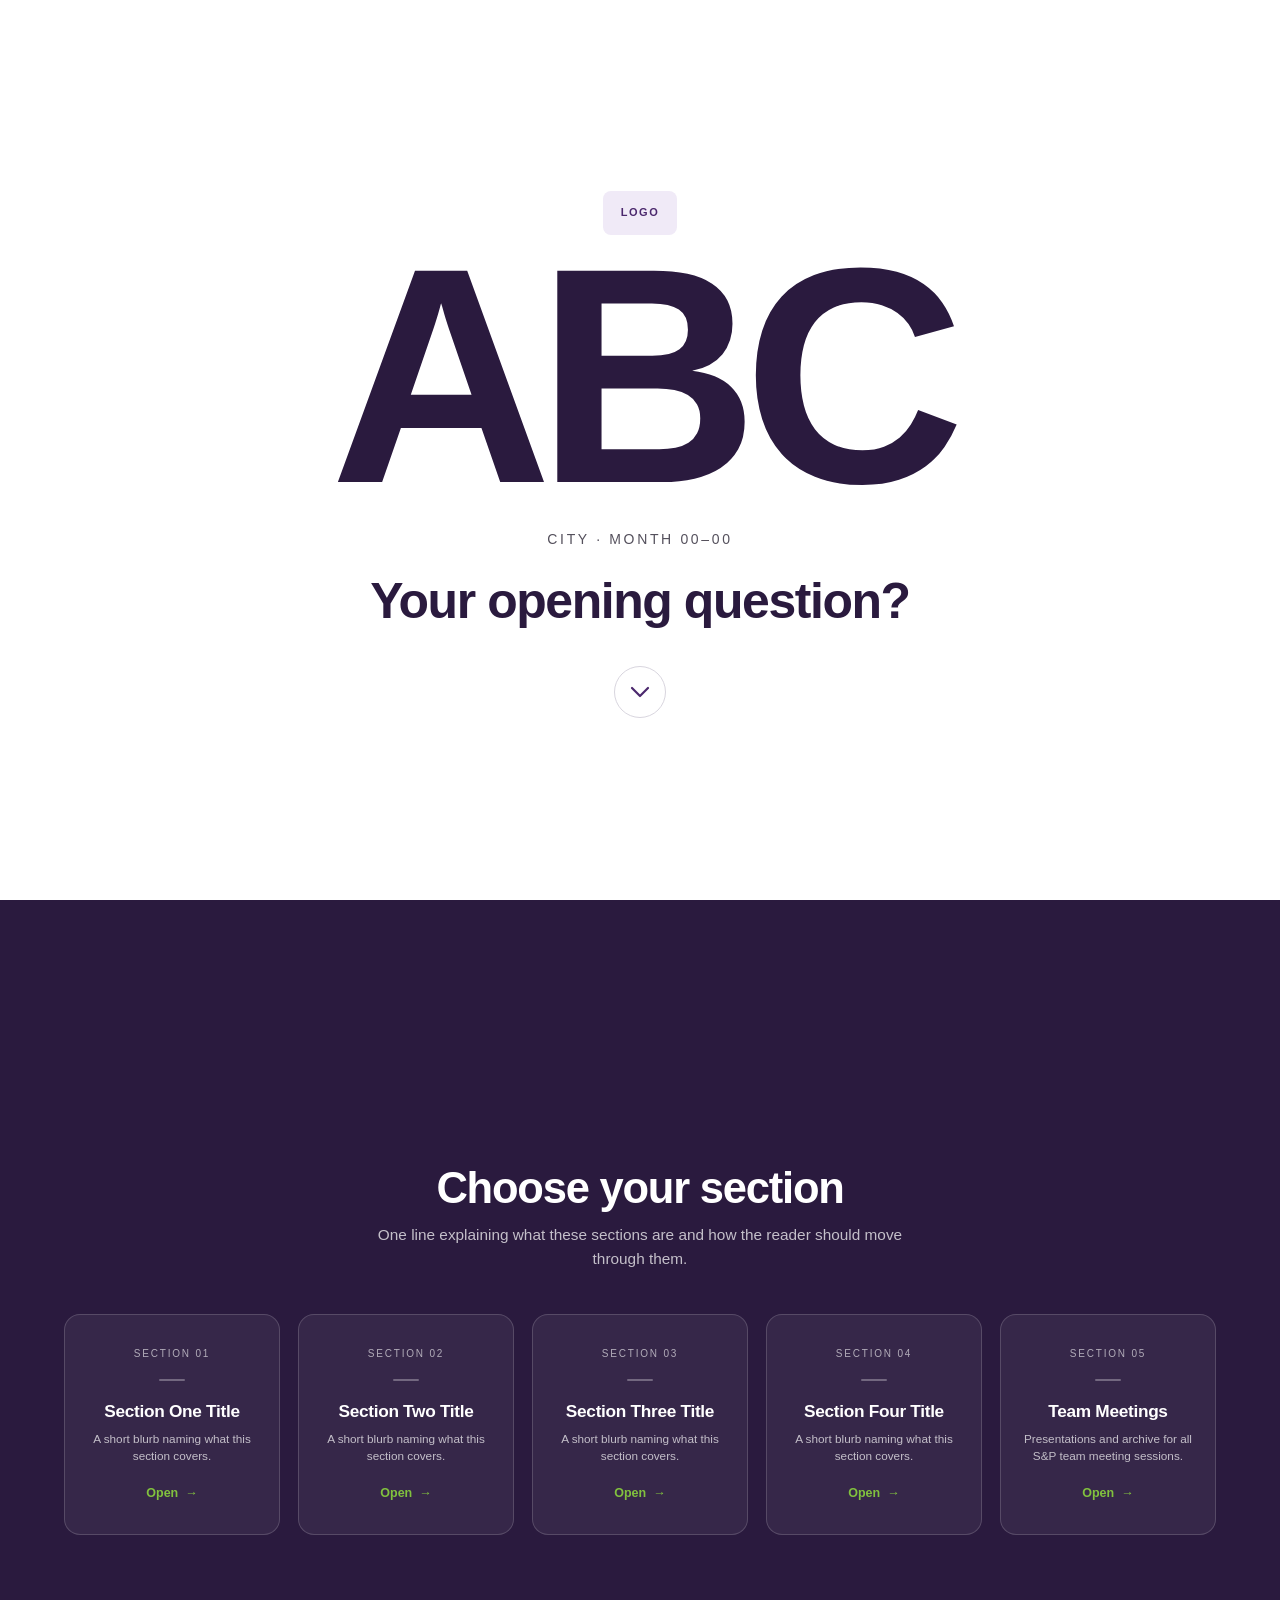
<file: Basic Microsite UI/index.html>
<!doctype html>
<html lang="en">
<head>
<meta charset="utf-8">
<meta name="viewport" content="width=device-width, initial-scale=1">
<title>Microsite UI — reference build</title>
<link rel="stylesheet" href="styles.css">
</head>
<body>

<!-- ===========================================================================
     STRUCTURE
       greeter   two full-height panels: wordmark, then the section picker
       portal    the sticky tab bar plus one .tabview panel per tab

     Replace the placeholder copy with your own. The block markup below the
     first tab is the library — copy the pattern you need, delete the rest.
     =========================================================================== -->

<!-- ============================ GREETER ============================ -->
<div id="greeter">

  <!-- Panel 1 — the wordmark.
       Sized to land the chevron just inside the fold. Verify at 1366x768,
       which is the tightest realistic laptop: if you add anything to this
       panel, check there first.

       The reference build masks a PHOTO inside the letterforms with an SVG
       mask, so the type is a window onto an image. To do that, replace .gr-word
       with:  <svg viewBox="0 0 1000 340"><defs><mask id="m">
              <rect width="100%" height="100%" fill="#000"/>
              <text x="500" y="255" text-anchor="middle" fill="#fff">ABC</text>
              </mask></defs>
              <g mask="url(#m)"><image href="photo.jpg" width="100%"
              height="100%" preserveAspectRatio="xMidYMid slice"/></g></svg>
       Measure the rendered glyphs and snap the viewBox to them, or the word
       will not fill the frame when a fallback font loads. -->
  <section class="gr-panel gr-one">
    <span class="gr-logo">LOGO</span>
    <h1 class="gr-word">ABC</h1>
    <p class="gr-place">City &middot; Month 00&ndash;00</p>
    <p class="gr-ask">Your opening question?</p>
    <button class="gr-chev" id="grChev" aria-label="Scroll to the sections">
      <svg viewBox="0 0 24 24" aria-hidden="true">
        <path d="M4 8l8 8 8-8" fill="none" stroke="currentColor"
              stroke-width="2.2" stroke-linecap="round" stroke-linejoin="round"/>
      </svg>
    </button>
  </section>

  <!-- Panel 2 — the section picker. One card per major theme.
       Five cards is the reference; the grid is a FIXED column count so five
       peers read as five rather than reflowing to four-plus-one. -->
  <section class="gr-panel gr-two" id="grStart">
    <h2 class="gr-kicker">Choose your section</h2>
    <p class="gr-lede">One line explaining what these sections are and how the
    reader should move through them.</p>

    <div class="ws-cards">
      <button class="ws-card" data-section="one">
        <span class="ws-num">Section 01</span>
        <span class="ws-title">Section One Title</span>
        <span class="ws-blurb">A short blurb naming what this section covers.</span>
        <span class="ws-go">Open <i>&rarr;</i></span>
      </button>
      <button class="ws-card" data-section="two">
        <span class="ws-num">Section 02</span>
        <span class="ws-title">Section Two Title</span>
        <span class="ws-blurb">A short blurb naming what this section covers.</span>
        <span class="ws-go">Open <i>&rarr;</i></span>
      </button>
      <button class="ws-card" data-section="three">
        <span class="ws-num">Section 03</span>
        <span class="ws-title">Section Three Title</span>
        <span class="ws-blurb">A short blurb naming what this section covers.</span>
        <span class="ws-go">Open <i>&rarr;</i></span>
      </button>
      <button class="ws-card" data-section="four">
        <span class="ws-num">Section 04</span>
        <span class="ws-title">Section Four Title</span>
        <span class="ws-blurb">A short blurb naming what this section covers.</span>
        <span class="ws-go">Open <i>&rarr;</i></span>
      </button>
      <button class="ws-card" data-section="meetings">
        <span class="ws-num">Section 05</span>
        <span class="ws-title">Team Meetings</span>
        <span class="ws-blurb">Presentations and archive for all S&amp;P team meeting sessions.</span>
        <span class="ws-go">Open <i>&rarr;</i></span>
      </button>
    </div>
  </section>
</div>

<!-- ===================== TAB DECLARATIONS =====================
     app.js builds each section's tab bar from these. Add a tab by adding a
     line here AND a matching <div class="tabview" id="view-KEY"> below.
     In a data-driven build this list comes from your backend instead. -->
<div id="tabData" hidden>
  <i data-section="one"   data-tab="why"     data-label="Why Are We Here"></i>
  <i data-section="one"   data-tab="data"    data-label="The Data"></i>
  <i data-section="one"   data-tab="process" data-label="Process &amp; Approvals"></i>
  <i data-section="one"   data-tab="blocks"  data-label="Block Library"></i>
  <i data-section="two"   data-tab="why"     data-label="Why Are We Here"></i>
  <i data-section="two"   data-tab="data"    data-label="The Data"></i>
  <i data-section="three" data-tab="why"     data-label="Why Are We Here"></i>
  <i data-section="four"  data-tab="why"     data-label="Why Are We Here"></i>
  <i data-section="five"  data-tab="why"     data-label="Why Are We Here"></i>
</div>

<!-- ============================== PORTAL ============================== -->
<div id="portal" hidden>

  <!-- Sticky bar. Transparent over a hero, opaque once scrolled.
       Tabs WRAP to a second row rather than truncate — a label is never
       clipped. app.js detects the wrap and publishes the measured height. -->
  <nav class="nav">
    <div class="nav-mobile">
      <button class="nav-home" id="navHomeM" aria-label="Back to all sections">
        <i>&larr;</i></button>
      <span class="nav-current" id="navCurrent">Tab</span>
      <button class="nav-burger" id="navBurger" aria-label="Toggle sections">
        <span></span><span></span><span></span>
      </button>
    </div>
    <div class="nav-shell">
      <button class="nav-home" id="navHome" aria-label="Back to all sections">
        <i>&larr;</i> <span>All sections</span></button>
      <div class="nav-row" id="navRow"></div>
    </div>
  </nav>

  <!-- One .tabview per tab key. Only the active one is shown. -->

  <!-- ---------------------------------------------- TAB: why ------------ -->
  <div class="tabview" id="view-why">
    <header class="hero">
      <div class="hero-in">
        <span class="eyebrow">Section 01 &middot; Name</span>
        <h1 class="hero-t">Why are we here.</h1>
        <p class="hero-l">One lede sentence that orients the room before any
        data appears.</p>
      </div>
    </header>

    <section class="sect">
      <div class="pad">
        <div class="sect-head reveal">
          <h3 class="h3">Three goals for this section</h3>
          <p class="sect-sub">A sentence framing the landscape, so the goals
          below have context rather than arriving cold.</p>
        </div>
        <div class="gbentos reveal">
          <div class="gbento"><span class="gbento-n">01</span>
            <p><b>First goal.</b> One or two sentences on what this means and
            why it matters.</p></div>
          <div class="gbento"><span class="gbento-n">02</span>
            <p><b>Second goal.</b> One or two sentences on what this means and
            why it matters.</p></div>
          <div class="gbento"><span class="gbento-n">03</span>
            <p><b>Third goal.</b> One or two sentences on what this means and
            why it matters.</p></div>
          <div class="gbento"><span class="gbento-n">04</span>
            <p><b>Fourth goal.</b> Delete this card for a 3-up layout, or keep
            it for a balanced 2&times;2.</p></div>
        </div>
      </div>
    </section>

    <!-- The callout. At most one per page — it is the loudest element here. -->
    <section class="sect tint">
      <div class="pad">
        <div class="gnote reveal">
          <span class="dsr-icon" aria-hidden="true">i</span>
          <div>
            <h4 class="gnote-h">The one thing everything depends on.</h4>
            <p class="gnote-p">Close the page by pointing at the tabs that
            follow, so the reader knows where the evidence lives rather than
            simply stopping here.</p>
          </div>
        </div>
      </div>
    </section>
  </div>


  <!-- ---------------------------------------------- TAB: data ----------- -->
  <div class="tabview" id="view-data" hidden>
    <header class="hero">
      <div class="hero-in">
        <span class="eyebrow">Section 01 &middot; Name</span>
        <h1 class="hero-t">The data.</h1>
        <p class="hero-l">What the numbers say, and what they do not.</p>
      </div>
    </header>

    <!-- Stat tiles: value first, caption second. -->
    <section class="sect">
      <div class="pad">
        <div class="sect-head reveal"><h3 class="h3">At a glance</h3></div>
        <div class="gstats reveal">
          <div class="gstat"><b>0,000</b><span>what this figure counts</span></div>
          <div class="gstat"><b>00%</b><span>what this share represents</span></div>
          <div class="gstat"><b>00 days</b><span>what this duration measures</span></div>
          <div class="gstat"><b>0,000</b><span>what this figure counts</span></div>
        </div>
      </div>
    </section>

    <!-- Insights bento, 4 across. Badge, header across the top, then figure
         left / prose right. Add .hot to a card to mark it as a highlight. -->
    <section class="sect tint">
      <div class="pad">
        <div class="sect-head reveal"><h3 class="h3">Key insights</h3></div>
        <div class="ginsights reveal">
          <div class="ginsight hot">
            <span class="gi-badge">01</span>
            <div class="gi-top"><h4>Highlighted finding</h4></div>
            <div class="gi-split">
              <b class="gi-fig">00%</b>
              <p class="gi-body">One sentence explaining what the figure means.</p>
            </div>
          </div>
          <div class="ginsight">
            <span class="gi-badge">02</span>
            <div class="gi-top"><h4>Second finding</h4></div>
            <div class="gi-split">
              <b class="gi-fig long">A to B</b>
              <p class="gi-body">A longer figure gets .long so it steps down a
              size instead of swallowing the card.</p>
            </div>
          </div>
          <div class="ginsight">
            <span class="gi-badge">03</span>
            <div class="gi-top"><h4>Third finding</h4></div>
            <div class="gi-split">
              <b class="gi-fig">00</b>
              <p class="gi-body">One sentence explaining what the figure means.</p>
            </div>
          </div>
          <div class="ginsight">
            <span class="gi-badge">04</span>
            <div class="gi-top"><h4>Fourth finding</h4></div>
            <div class="gi-split">
              <b class="gi-fig">0,000</b>
              <p class="gi-body">One sentence explaining what the figure means.</p>
            </div>
          </div>
        </div>
      </div>
    </section>

    <!-- A table, and the pill toggle that keeps long data off one scroll.
         Note .gt-prose on the prose column and .gt-wide on 5+ column tables. -->
    <section class="sect">
      <div class="pad">
        <div class="sect-head reveal"><h3 class="h3">Breakdown by year</h3></div>
        <div class="swap reveal" id="sw1">
          <div class="swap-bar">
            <button class="swap-b on" data-wrap="sw1" data-i="0">2025</button>
            <button class="swap-b" data-wrap="sw1" data-i="1">2026</button>
          </div>
          <div class="swap-p on" data-i="0">
            <div class="gt-wrap">
              <table class="gt">
                <thead><tr><th>Category</th><th>Count</th><th>Share</th>
                  <th class="gt-prose">Notes</th></tr></thead>
                <tbody>
                  <tr><td>First row label</td><td class="num">1,234</td>
                      <td class="num">45%</td>
                      <td class="gt-prose">A prose column wraps; figure columns
                      do not. That is what keeps the table from scrolling.</td></tr>
                  <tr class="row-hi"><td><b class="hi">Highlighted row</b></td>
                      <td class="num"><b class="hi">2,345</b></td>
                      <td class="num"><b class="hi">55%</b></td>
                      <td class="gt-prose">Tinted band plus a left marker.</td></tr>
                  <tr><td>Status example</td><td class="num">99</td>
                      <td><span class="pbadge ok">RETAINED</span></td>
                      <td class="gt-prose">A cell whose whole value matches a
                      keyword renders as a pill.</td></tr>
                  <tr><td>Another status</td><td class="num">42</td>
                      <td><span class="pbadge warn">REVISED</span></td>
                      <td class="gt-prose">Five states are defined in the CSS.</td></tr>
                </tbody>
              </table>
            </div>
          </div>
          <div class="swap-p" data-i="1">
            <div class="gt-wrap">
              <table class="gt">
                <thead><tr><th>Category</th><th>Count</th><th>Share</th></tr></thead>
                <tbody>
                  <tr><td>Second pane</td><td class="num">987</td><td class="num">38%</td></tr>
                  <tr><td>Another row</td><td class="num">654</td><td class="num">62%</td></tr>
                </tbody>
              </table>
            </div>
          </div>
        </div>
      </div>
    </section>
  </div>

  <!-- ---------------------------------------------- TAB: process -------- -->
  <div class="tabview" id="view-process" hidden>
    <header class="hero">
      <div class="hero-in">
        <span class="eyebrow">Section 01 &middot; Name</span>
        <h1 class="hero-t">Process &amp; approvals.</h1>
        <p class="hero-l">How the work actually moves, end to end.</p>
      </div>
    </header>

    <!-- Numbered steps for a sequence. -->
    <section class="sect">
      <div class="pad">
        <div class="sect-head reveal"><h3 class="h3">The path, step by step</h3></div>
        <ol class="steps reveal">
          <li class="step"><span class="step-n">01</span>
            <div><h4>First step</h4><p>What happens here and who owns it.</p></div></li>
          <li class="step"><span class="step-n">02</span>
            <div><h4>Second step</h4><p>What happens here and who owns it.</p></div></li>
          <li class="step"><span class="step-n">03</span>
            <div><h4>Third step</h4><p>What happens here and who owns it.</p></div></li>
        </ol>
      </div>
    </section>

    <!-- Continuation block: no heading, so it inherits the tint above and drops
         its top padding. The two read as one section, not two stripes. -->
    <section class="sect tint">
      <div class="pad">
        <div class="sect-head reveal"><h3 class="h3">Where it slows down</h3></div>
        <div class="gcards reveal">
          <div class="gcard"><h4>First blocker</h4>
            <p>A sentence on what causes the delay.</p></div>
          <div class="gcard"><h4>Second blocker</h4>
            <p>A sentence on what causes the delay.</p></div>
          <div class="gcard"><h4>Third blocker</h4>
            <p>A sentence on what causes the delay.</p></div>
        </div>
      </div>
    </section>
    <section class="sect tint contd">
      <div class="pad">
        <div class="gcards reveal">
          <div class="gcard"><h4>Fourth blocker</h4>
            <p>This section has no heading, so it continues the one above.</p></div>
          <div class="gcard"><h4>Fifth blocker</h4>
            <p>Same tint, no top padding — one visual beat.</p></div>
        </div>
      </div>
    </section>
  </div>

  <!-- ---------------------------------------------- TAB: blocks --------- -->
  <div class="tabview" id="view-blocks" hidden>
    <header class="hero">
      <div class="hero-in">
        <span class="eyebrow">Reference</span>
        <h1 class="hero-t">Block library.</h1>
        <p class="hero-l">The remaining patterns. Copy what you need, delete the
        rest.</p>
      </div>
    </header>

    <!-- Click-to-expand cards: depth one click away, several open at once. -->
    <section class="sect">
      <div class="pad">
        <div class="sect-head reveal">
          <h3 class="h3">Expandable cards</h3>
          <p class="sect-sub">Independent open state, because the point is to
          compare them.</p>
        </div>
        <div class="gexps reveal">
          <div class="gexp" id="ex1">
            <button class="gexp-hd" aria-expanded="false">
              <span class="gexp-t">First theme</span>
              <span class="gexp-s">The summary line, always visible.</span>
              <span class="gexp-i" aria-hidden="true"></span>
            </button>
            <div class="gexp-p"><p>The detail, revealed on click. Height is
            animated from a measured value, so the pane keeps its layout box
            rather than using display:none.</p></div>
          </div>
          <div class="gexp" id="ex2">
            <button class="gexp-hd" aria-expanded="false">
              <span class="gexp-t">Second theme</span>
              <span class="gexp-s">The summary line, always visible.</span>
              <span class="gexp-i" aria-hidden="true"></span>
            </button>
            <div class="gexp-p"><p>Opening one does not close the other.</p></div>
          </div>
        </div>
      </div>
    </section>

    <!-- Two-column split: numbered cards left, stat tiles right. Both visible
         without scrolling, which is the whole point. -->
    <section class="sect tint">
      <div class="pad">
        <div class="split reveal">
          <div class="spl-l">
            <h3 class="spl-h">Two themes</h3>
            <div class="spl-card"><span class="spl-n">1</span>
              <div class="spl-b"><h4>First theme</h4>
                <p class="spl-s">A short summary line.</p>
                <p class="spl-d">The detail, shown inline here since there is
                room for it.</p></div></div>
            <div class="spl-card"><span class="spl-n">2</span>
              <div class="spl-b"><h4>Second theme</h4>
                <p class="spl-s">A short summary line.</p>
                <p class="spl-d">The detail, shown inline here since there is
                room for it.</p></div></div>
          </div>
          <div class="spl-r">
            <h3 class="spl-h">The scale</h3>
            <div class="gstat"><b>00</b><span>what this figure counts</span></div>
            <div class="gstat"><b>0,000</b><span>what this figure counts</span></div>
            <div class="gstat"><b>0,000</b><span>what this figure counts</span></div>
          </div>
        </div>
      </div>
    </section>

    <!-- Two-column ranked list. The NAME is bold with the figure beside it —
         bolding the number instead inverts the point of the block. -->
    <section class="sect">
      <div class="pad">
        <div class="sect-head reveal"><h3 class="h3">Ranked list</h3></div>
        <div class="pairs reveal">
          <ul class="pairs-c">
            <li><b>First item</b><span>$00.0M</span></li>
            <li><b>Second item</b><span>$00.0M</span></li>
            <li><b>Third item</b><span>$0.0M</span></li>
          </ul>
          <ul class="pairs-c">
            <li><b>Fourth item</b><span>$0.0M</span></li>
            <li><b>Fifth item</b><span>$0.0M</span></li>
            <li><b>Sixth item</b><span>$0.0M</span></li>
          </ul>
        </div>
      </div>
    </section>

    <!-- 2x2 image grid. Each caption carries its own footnote, and the same
         footnote must appear in the expanded view — a definition visible in
         only one place is the one people ask about in the other. -->
    <section class="sect tint">
      <div class="pad">
        <div class="sect-head reveal">
          <h3 class="h3">Chart grid</h3>
          <p class="sect-sub">Click any chart to expand it.</p>
        </div>
        <div class="imggrid reveal">
          <figure class="ig-cell">
            <div class="ig-ph">Chart placeholder</div>
            <figcaption><b>First chart</b>
              <em>*Footnote defining how this is measured.</em></figcaption>
          </figure>
          <figure class="ig-cell">
            <div class="ig-ph">Chart placeholder</div>
            <figcaption><b>Second chart</b>
              <em>*Footnote defining how this is measured.</em></figcaption>
          </figure>
          <figure class="ig-cell">
            <div class="ig-ph">Chart placeholder</div>
            <figcaption><b>Third chart</b>
              <em>**A second footnote marker, if the measure differs.</em></figcaption>
          </figure>
          <figure class="ig-cell">
            <div class="ig-ph">Chart placeholder</div>
            <figcaption><b>Fourth chart</b>
              <em>**A second footnote marker, if the measure differs.</em></figcaption>
          </figure>
        </div>
      </div>
    </section>

    <!-- Plain bullets, where cards or a table would add unwanted framing. -->
    <section class="sect">
      <div class="pad">
        <div class="sect-head reveal"><h3 class="h3">Plain list</h3></div>
        <ul class="gbul reveal">
          <li>A bullet, for content that wants no framing at all.</li>
          <li>Capped at 88ch, because full-width prose is hard to read at range.</li>
          <li>Coloured markers via ::before rather than list-style.</li>
        </ul>
      </div>
    </section>

    <!-- Embed. Always pair one with an open-in-new-tab link: many hosted
         documents refuse to be framed, and a blank iframe reads as a bug. -->
    <section class="sect tint">
      <div class="pad">
        <div class="sect-head reveal"><h3 class="h3">Embedded document</h3></div>
        <div class="deck reveal">
          <div class="deck-bar">
            <span class="deck-l">Document title</span>
            <a class="deck-open" href="#" target="_blank" rel="noopener">
              Open in a new tab &rarr;</a>
          </div>
          <div class="deck-frame">
            <div class="deck-ph">Iframe placeholder &mdash; set src to your document</div>
          </div>
        </div>
      </div>
    </section>
  </div>

  <button class="scroll-btn" id="scrollBtn" aria-label="Back to top">
    <i>&uarr;</i> Back to top
  </button>
</div>

<script src="app.js"></script>
</body>
</html>
</file>
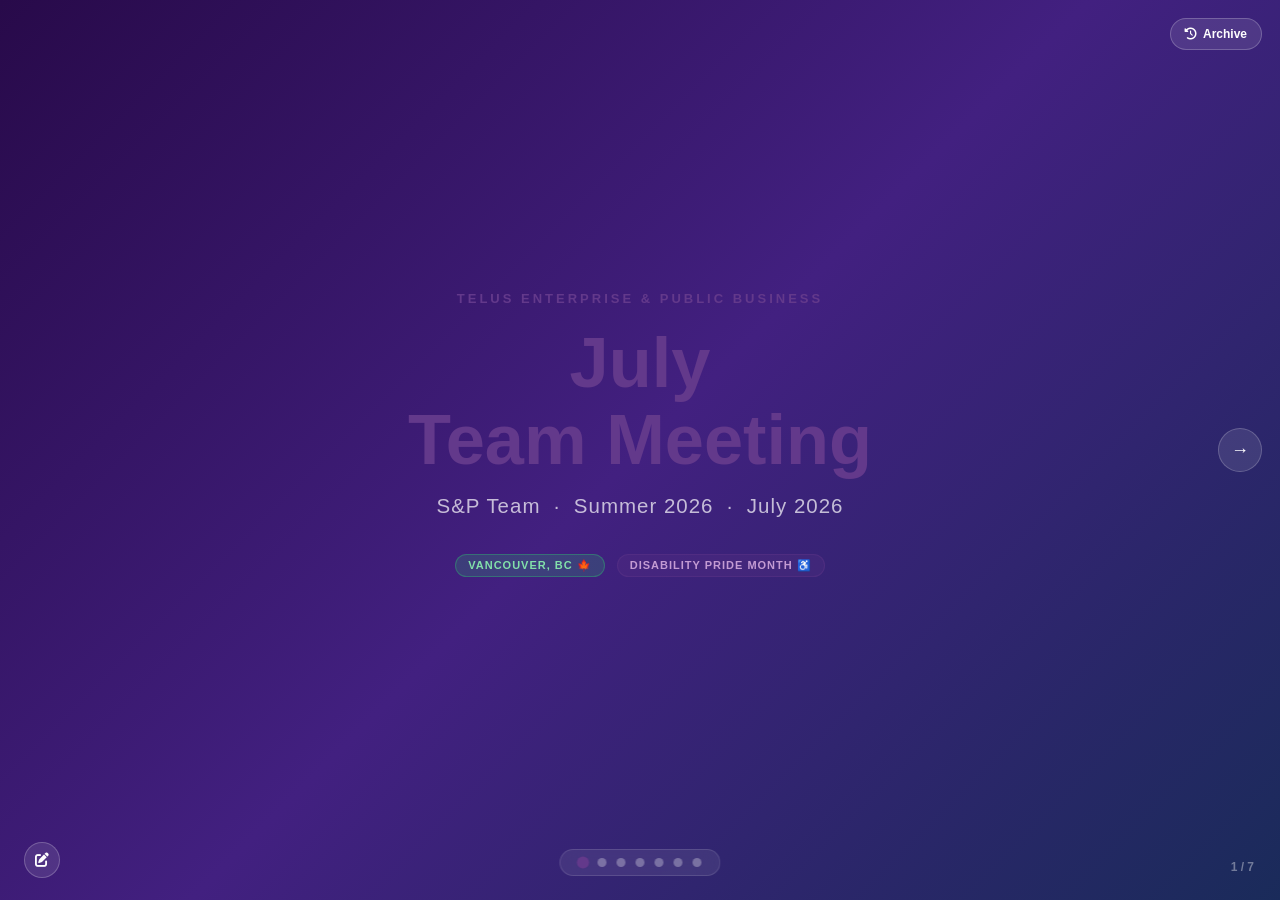
<file: apps-script/meeting-july-2026.html>
<!DOCTYPE html>
<html lang="en">
<head>
  <meta charset="UTF-8">
  <meta name="viewport" content="width=device-width, initial-scale=1.0">
  <title>EPB Team Meeting – July 2026</title>
  <link rel="stylesheet" href="https://cdnjs.cloudflare.com/ajax/libs/font-awesome/6.4.0/css/all.min.css">
  <style>
    :root {
      --purple:      #4B286D;
      --purple-dark: #3A1D55;
      --purple-mid:  #63398B;
      --green:       #66CC00;
      --green-dark:  #4A9900;
      --teal:        #1abc9c;
      --gold:        #f1c40f;
      --red:         #e74c3c;
      --blue:        #3498db;
      --dark:        #0a0a1a;
      --white:       #ffffff;
      --font: "Helvetica Neue", Arial, sans-serif;
    }

    *, *::before, *::after { box-sizing: border-box; margin: 0; padding: 0; }
    h1, h2 { color: var(--white); }

    html, body {
      width: 100%; height: 100%;
      font-family: var(--font);
      background: #0a0a1e;
      overflow: hidden;
      user-select: none;
    }

    #slides { width: 100%; height: 100%; position: relative; }

    .slide {
      position: absolute; inset: 0;
      display: flex; flex-direction: column;
      opacity: 0; pointer-events: none;
      transition: opacity 0.45s ease;
      padding: 44px 64px 76px;
      overflow: hidden;
    }
    .slide.active { opacity: 1; pointer-events: auto; }

    /* ── Backgrounds ─────────────────────────────────── */
    .bg-land   { background: linear-gradient(135deg, #1a4430 0%, #2d6a48 50%, #1a2b5a 100%); }
    .bg-telus  { background: linear-gradient(135deg, #280a4a 0%, #422080 50%, #1a2b5a 100%); }
    .bg-dark   { background: linear-gradient(135deg, #16163c 0%, #20205a 100%); }
    .bg-cal    { background: linear-gradient(135deg, #280a4a 0%, #581890 50%, #1a2b5a 100%); }
    .bg-fin    { background: linear-gradient(135deg, #1a2b5e 0%, #2a3e80 50%, #1a3a6e 100%); }

    /* ── Navigation ──────────────────────────────────── */
    #nav-dots {
      position: fixed; bottom: 24px; left: 50%; transform: translateX(-50%);
      display: flex; gap: 10px; z-index: 10;
      background: rgba(255,255,255,0.08); backdrop-filter: blur(12px);
      border: 1px solid rgba(255,255,255,0.12); border-radius: 50px; padding: 8px 18px;
    }
    .dot {
      width: 9px; height: 9px; border-radius: 50%;
      background: rgba(255,255,255,0.3); cursor: pointer; transition: all 0.25s;
    }
    .dot.active { background: var(--purple-mid); transform: scale(1.35); }

    .arrow {
      position: fixed; top: 50%; transform: translateY(-50%);
      background: rgba(255,255,255,0.1); border: 1px solid rgba(255,255,255,0.2);
      color: white; width: 44px; height: 44px; border-radius: 50%;
      display: flex; align-items: center; justify-content: center;
      cursor: pointer; font-size: 18px; z-index: 10; transition: background 0.15s;
    }
    .arrow:hover { background: rgba(255,255,255,0.2); }
    #arrow-prev { left: 18px; }
    #arrow-next { right: 18px; }

    #slide-counter {
      position: fixed; bottom: 26px; right: 26px;
      color: rgba(255,255,255,0.38); font-size: 12px; z-index: 10; font-weight: 600;
    }

    /* ── FadeUp animation ────────────────────────────── */
    @keyframes fadeUp {
      from { opacity: 0; transform: translateY(18px); }
      to   { opacity: 1; transform: translateY(0); }
    }
    .slide.active .anim { opacity: 0; animation: fadeUp 0.5s ease-out forwards; }
    .slide.active .anim:nth-child(1) { animation-delay: 0.05s; }
    .slide.active .anim:nth-child(2) { animation-delay: 0.15s; }
    .slide.active .anim:nth-child(3) { animation-delay: 0.25s; }
    .slide.active .anim:nth-child(4) { animation-delay: 0.35s; }
    .slide.active .anim:nth-child(5) { animation-delay: 0.45s; }
    .slide.active .anim:nth-child(6) { animation-delay: 0.55s; }

    /* ── Typography ──────────────────────────────────── */
    .eyebrow {
      font-size: 13px; font-weight: 700; letter-spacing: 3px;
      text-transform: uppercase; color: var(--purple-mid); margin-bottom: 12px;
    }
    .slide-title {
      font-size: clamp(1.7rem, 2.8vw, 2.5rem);
      font-weight: 800; line-height: 1.15; color: var(--white); margin-bottom: 6px;
    }
    .slide-sub {
      font-size: clamp(0.88rem, 1.2vw, 1.05rem);
      color: rgba(255,255,255,0.88); line-height: 1.5; margin-bottom: 18px;
    }

    /* ── Shared card ─────────────────────────────────── */
    .card {
      background: rgba(255,255,255,0.09);
      border: 1px solid rgba(255,255,255,0.15);
      border-radius: 14px; padding: 18px 22px;
      transition: border-color 0.2s;
    }
    .card:hover { border-color: rgba(99,57,139,0.45); }
    .card h3 {
      font-size: clamp(0.95rem, 1.3vw, 1.15rem);
      font-weight: 700; color: var(--white); margin-bottom: 8px;
      display: flex; align-items: center; gap: 8px;
    }
    .card p {
      font-size: clamp(0.87rem, 1.12vw, 1.01rem);
      color: rgba(255,255,255,0.88); line-height: 1.65;
    }

    /* ── Metric box ──────────────────────────────────── */
    .mbox {
      background: rgba(99,57,139,0.14); border: 1px solid rgba(99,57,139,0.3);
      border-radius: 12px; padding: 16px 18px; text-align: center;
    }
    .mbox-val {
      font-size: clamp(1.6rem, 2.8vw, 2.4rem);
      font-weight: 900; color: #c39bd3; line-height: 1;
    }
    .mbox-val.green  { color: var(--green); }
    .mbox-val.gold   { color: var(--gold); }
    .mbox-val.teal   { color: var(--teal); }
    .mbox-val.red    { color: #f1948a; }
    .mbox-lbl {
      font-size: clamp(0.74rem, 1vw, 0.84rem);
      color: rgba(255,255,255,0.82); margin-top: 5px; font-weight: 600;
    }

    /* ── Pill badges ─────────────────────────────────── */
    .pill {
      display: inline-block; padding: 4px 12px; border-radius: 20px;
      font-size: 11px; font-weight: 700; letter-spacing: 1px; text-transform: uppercase;
    }
    .pill-purple { background: rgba(99,57,139,0.22); color: #c39bd3; border: 1px solid rgba(99,57,139,0.4); }
    .pill-green  { background: rgba(46,204,113,0.18);  color: #82e0aa;  border: 1px solid rgba(46,204,113,0.35); }
    .pill-gold   { background: rgba(241,196,15,0.18);  color: #f9e79f;  border: 1px solid rgba(241,196,15,0.35); }
    .pill-red    { background: rgba(231,76,60,0.18);   color: #f1948a;  border: 1px solid rgba(231,76,60,0.35); }
    .pill-teal   { background: rgba(26,188,156,0.18);  color: #76d7c4;  border: 1px solid rgba(26,188,156,0.35); }
    .pill-blue   { background: rgba(52,152,219,0.18);  color: #85c1e9;  border: 1px solid rgba(52,152,219,0.35); }

    /* ── Grid helpers ────────────────────────────────── */
    .g2 { display: grid; grid-template-columns: 1fr 1fr; gap: 14px; }
    .g3 { display: grid; grid-template-columns: 1fr 1fr 1fr; gap: 12px; }
    .g4 { display: grid; grid-template-columns: repeat(4,1fr); gap: 10px; }

    /* ── Calendar event card ─────────────────────────── */
    .cal-card {
      background: rgba(255,255,255,0.08); border: 1px solid rgba(255,255,255,0.12);
      border-radius: 14px; padding: 20px 16px; text-align: center;
      transition: transform 0.2s, border-color 0.2s; cursor: default;
    }
    .cal-card:hover { transform: scale(1.04); border-color: rgba(99,57,139,0.55); background: rgba(99,57,139,0.1); }
    .cal-date { font-size: 13px; font-weight: 700; color: var(--purple-mid); margin-bottom: 6px; letter-spacing: 1px; text-transform: uppercase; }
    .cal-icon { font-size: 36px; margin-bottom: 8px; }
    .cal-name { font-size: clamp(0.85rem, 1.1vw, 1rem); font-weight: 700; color: var(--white); line-height: 1.3; }
    .cal-desc { font-size: clamp(0.7rem, 0.92vw, 0.8rem); color: rgba(255,255,255,0.82); margin-top: 4px; line-height: 1.4; }

    /* ── Notes panel ─────────────────────────────────── */
    #notes-toggle {
      position: fixed; bottom: 22px; left: 24px;
      background: rgba(255,255,255,0.1); border: 1px solid rgba(255,255,255,0.22);
      color: white; width: 36px; height: 36px; border-radius: 50%;
      display: flex; align-items: center; justify-content: center;
      cursor: pointer; font-size: 14px; z-index: 20; transition: background 0.15s;
    }
    #notes-toggle:hover { background: rgba(255,255,255,0.2); }
    #notes-panel {
      position: fixed; bottom: 68px; left: 24px; width: 310px;
      background: #1c1c42; border: 1px solid rgba(255,255,255,0.14);
      border-radius: 14px; padding: 16px; z-index: 20;
      display: none; flex-direction: column; gap: 10px;
      box-shadow: 0 12px 40px rgba(0,0,0,0.6);
    }
    #notes-panel.open { display: flex; }
    #notes-panel h5 { font-size: 0.78rem; font-weight: 700; text-transform: uppercase; letter-spacing: 2px; color: var(--purple-mid); }
    #notes-panel select, #notes-panel textarea {
      background: rgba(255,255,255,0.06); border: 1px solid rgba(255,255,255,0.12);
      border-radius: 8px; color: rgba(255,255,255,0.85);
      font-family: var(--font); font-size: 0.84rem; padding: 9px 12px; outline: none;
    }
    #notes-panel select { cursor: pointer; }
    #notes-panel select option { background: #12122a; }
    #notes-panel textarea { min-height: 88px; resize: vertical; line-height: 1.5; user-select: text; }
    #notes-panel select:focus, #notes-panel textarea:focus { border-color: rgba(99,57,139,0.5); }
    #notes-panel textarea::placeholder { color: rgba(255,255,255,0.28); }
    .notes-row { display: flex; gap: 8px; align-items: center; }
    #notes-save-btn {
      background: var(--purple); color: var(--white); border: none;
      border-radius: 8px; padding: 9px 16px; font-size: 0.82rem; font-weight: 700;
      cursor: pointer; transition: background 0.2s; font-family: var(--font);
    }
    #notes-save-btn:hover:not(:disabled) { background: var(--purple-mid); }
    #notes-save-btn:disabled { opacity: 0.5; cursor: not-allowed; }
    #notes-status { font-size: 0.74rem; color: var(--green); flex: 1; }
    #notes-link   { font-size: 0.74rem; color: var(--green); text-decoration: underline; cursor: pointer; display: none; }

    /* ── Archive ─────────────────────────────────────── */
    #archive-btn {
      position: fixed; top: 18px; right: 18px;
      background: rgba(255,255,255,0.1); border: 1px solid rgba(255,255,255,0.22);
      color: white; padding: 8px 14px; border-radius: 20px;
      display: flex; align-items: center; gap: 6px;
      cursor: pointer; font-size: 12px; font-family: var(--font);
      font-weight: 600; z-index: 10; transition: background 0.15s;
    }
    #archive-btn:hover { background: rgba(255,255,255,0.2); }
    #archive-overlay {
      position: fixed; inset: 0; z-index: 100;
      background: rgba(0,0,0,0.9);
      display: flex; align-items: center; justify-content: center;
      opacity: 0; pointer-events: none; transition: opacity 0.25s;
    }
    #archive-overlay.open { opacity: 1; pointer-events: auto; }
    #archive-panel {
      width: 90%; max-width: 800px; max-height: 80vh;
      background: #280a4a; border: 1px solid rgba(255,255,255,0.12);
      border-radius: 20px; display: flex; flex-direction: column; overflow: hidden;
    }
    #archive-header {
      display: flex; align-items: center; justify-content: space-between;
      padding: 22px 26px 18px; border-bottom: 1px solid rgba(255,255,255,0.1); flex-shrink: 0;
    }
    #archive-header h2 { font-size: 1.4rem; font-weight: 800; color: var(--white); }
    #archive-close {
      background: rgba(255,255,255,0.1); border: 1px solid rgba(255,255,255,0.2);
      color: white; width: 34px; height: 34px; border-radius: 50%;
      display: flex; align-items: center; justify-content: center;
      cursor: pointer; font-size: 15px; font-family: var(--font); transition: background 0.15s;
    }
    #archive-close:hover { background: rgba(255,255,255,0.2); }
    #archive-grid {
      padding: 22px 26px; overflow-y: auto; flex: 1;
      display: grid; grid-template-columns: repeat(auto-fill, minmax(230px, 1fr));
      gap: 14px; align-content: start;
    }
    .archive-card {
      background: rgba(255,255,255,0.06); border: 1px solid rgba(255,255,255,0.1);
      border-top: 3px solid var(--purple-mid); border-radius: 12px; padding: 18px;
      cursor: pointer; transition: background 0.2s, transform 0.15s;
    }
    .archive-card:hover { background: rgba(255,255,255,0.1); transform: translateY(-2px); }
    .archive-card .card-date  { font-size: 0.7rem; font-weight: 700; text-transform: uppercase; letter-spacing: 2px; color: var(--purple-mid); margin-bottom: 6px; }
    .archive-card .card-title { font-size: 0.95rem; font-weight: 800; color: var(--white); margin-bottom: 5px; line-height: 1.3; }
    .archive-card .card-desc  { font-size: 0.78rem; color: rgba(255,255,255,0.5); line-height: 1.5; }
    #archive-loading { grid-column: 1/-1; text-align: center; color: rgba(255,255,255,0.4); font-size: 0.9rem; padding: 40px; }

    /* ── Closing stars ───────────────────────────────── */
    .star { position: absolute; border-radius: 50%; background: rgba(99,57,139,0.6); animation: twinkle 2s infinite alternate; }
    @keyframes twinkle { from { opacity: 0.2; transform: scale(0.8); } to { opacity: 1; transform: scale(1.2); } }
  </style>
</head>
<body>
<div id="slides">

  <!-- ══════════════════════════════════════════════════
       SLIDE 0 — COVER
  ══════════════════════════════════════════════════ -->
  <div class="slide bg-telus active" id="slide-0">
    <div style="display:flex;flex-direction:column;align-items:center;justify-content:center;flex:1;text-align:center;">
      <div class="anim eyebrow" style="margin-bottom:18px;">TELUS Enterprise &amp; Public Business</div>
      <h1 class="anim" style="font-size:clamp(2.8rem,5.5vw,5rem);font-weight:900;line-height:1.1;margin-bottom:16px;">
        <span style="color:var(--purple-mid);">July</span><br><span style="color:var(--purple-mid);">Team Meeting</span>
      </h1>
      <p class="anim" style="font-size:clamp(1rem,1.6vw,1.3rem);color:rgba(255,255,255,0.7);margin-bottom:36px;letter-spacing:1px;">
        S&amp;P Team &nbsp;·&nbsp; Summer 2026 &nbsp;·&nbsp; July 2026
      </p>
      <div class="anim" style="display:flex;gap:12px;justify-content:center;flex-wrap:wrap;">
        <span class="pill pill-green">Vancouver, BC 🍁</span>
        <span class="pill pill-purple">Disability Pride Month ♿</span>
      </div>
    </div>
  </div>

  <!-- ══════════════════════════════════════════════════
       SLIDE 1 — LAND ACKNOWLEDGEMENT
  ══════════════════════════════════════════════════ -->
  <div class="slide bg-land" id="slide-1">
    <div style="display:flex;flex-direction:column;align-items:center;justify-content:center;flex:1;text-align:center;max-width:780px;margin:0 auto;">
      <div class="anim" style="font-size:2rem;margin-bottom:16px;">🪶&nbsp;&nbsp;🌿&nbsp;&nbsp;🪶</div>
      <div class="anim eyebrow">Land Acknowledgement</div>
      <h2 class="anim" style="font-size:clamp(1.5rem,2.5vw,2.2rem);font-weight:800;color:var(--white);margin-bottom:22px;">Acknowledging the Lands We Gather On</h2>
      <p class="anim slide-sub" style="max-width:660px;margin:0 auto 22px;font-size:clamp(0.96rem,1.35vw,1.12rem);">
        We gather today on the unceded, ancestral, and traditional territories of the
        <strong style="color:#82e0aa;">xʷməθkʷəy̓əm (Musqueam)</strong>,
        <strong style="color:#82e0aa;">Sḵwx̱wú7mesh (Squamish)</strong>, and
        <strong style="color:#82e0aa;">səlilwətaɬ (Tsleil-Waututh)</strong> Nations.
      </p>
      <div class="anim card" style="max-width:540px;margin:0 auto 22px;background:rgba(46,204,113,0.07);border-color:rgba(46,204,113,0.22);">
        <p style="font-size:clamp(0.88rem,1.2vw,1rem);color:rgba(255,255,255,0.78);font-style:italic;">
          "We are all treaty people. Reconciliation is not an event — it is an ongoing commitment."
        </p>
      </div>
      <div class="anim" style="display:flex;gap:10px;justify-content:center;flex-wrap:wrap;">
        <span class="pill pill-green">Vancouver, BC</span>
        <span class="pill pill-teal">Coast Salish Peoples</span>
        <span class="pill pill-purple">Unceded Territory</span>
      </div>
    </div>
  </div>

  <!-- ══════════════════════════════════════════════════
       SLIDE 2 — AGENDA
  ══════════════════════════════════════════════════ -->
  <div class="slide bg-dark" id="slide-2">
    <div style="display:flex;flex-direction:column;align-items:center;justify-content:center;flex:1;max-width:760px;margin:0 auto;width:100%;">
      <div class="anim eyebrow" style="margin-bottom:14px;">July Team Meeting</div>
      <div class="anim slide-title" style="text-align:center;margin-bottom:30px;">Today's <span style="color:var(--purple-mid);">Agenda</span></div>
      <div class="anim" style="width:100%;display:flex;flex-direction:column;gap:10px;">
        <div style="display:flex;align-items:center;gap:14px;padding:12px 18px;border-radius:10px;background:rgba(255,255,255,0.04);border:1px solid rgba(255,255,255,0.08);opacity:0.5;">
          <span class="pill pill-green" style="min-width:28px;text-align:center;">✓</span>
          <span style="font-size:clamp(0.92rem,1.2vw,1.08rem);color:rgba(255,255,255,0.55);">Land Acknowledgement</span>
        </div>
        <div style="display:flex;align-items:center;gap:14px;padding:12px 18px;border-radius:10px;background:rgba(255,255,255,0.06);border:1px solid rgba(255,255,255,0.12);">
          <span class="pill pill-purple" style="min-width:28px;text-align:center;">01</span>
          <span style="font-size:clamp(0.92rem,1.2vw,1.08rem);color:var(--white);font-weight:600;">Ask Me Anything — Organizational Announcement</span>
        </div>
        <div style="display:flex;align-items:center;gap:14px;padding:12px 18px;border-radius:10px;background:rgba(255,255,255,0.06);border:1px solid rgba(255,255,255,0.12);">
          <span class="pill pill-teal" style="min-width:28px;text-align:center;">02</span>
          <span style="font-size:clamp(0.92rem,1.2vw,1.08rem);color:var(--white);font-weight:600;">Jonathan Hu — New Dashboard Presentation</span>
        </div>
        <div style="display:flex;align-items:center;gap:14px;padding:12px 18px;border-radius:10px;background:rgba(255,255,255,0.06);border:1px solid rgba(255,255,255,0.12);">
          <span class="pill pill-green" style="min-width:28px;text-align:center;">03</span>
          <span style="font-size:clamp(0.92rem,1.2vw,1.08rem);color:var(--white);font-weight:600;">Jonathan Lum — New Dashboard Presentation</span>
        </div>
        <div style="display:flex;align-items:center;gap:14px;padding:12px 18px;border-radius:10px;background:rgba(255,255,255,0.06);border:1px solid rgba(255,255,255,0.12);">
          <span class="pill pill-gold" style="min-width:28px;text-align:center;">04</span>
          <span style="font-size:clamp(0.92rem,1.2vw,1.08rem);color:var(--white);font-weight:600;">Key Dates: July &amp; August 2026</span>
        </div>
        <div style="display:flex;align-items:center;gap:14px;padding:10px 18px;border-radius:10px;background:rgba(99,57,139,0.06);border:1px solid rgba(99,57,139,0.18);margin-top:2px;">
          <span style="font-size:1rem;">💬</span>
          <span style="font-size:clamp(0.82rem,1.05vw,0.95rem);color:rgba(255,255,255,0.5);font-style:italic;">Discussion &amp; Q&amp;A throughout</span>
        </div>
      </div>
    </div>
  </div>

  <!-- ══════════════════════════════════════════════════
       SLIDE 3 — ASK ME ANYTHING
  ══════════════════════════════════════════════════ -->
  <div class="slide bg-telus" id="slide-3">
    <div style="display:flex;flex-direction:column;align-items:center;justify-content:center;flex:1;text-align:center;max-width:820px;margin:0 auto;">
      <div class="anim" style="font-size:3rem;margin-bottom:16px;">💬</div>
      <div class="anim eyebrow">Organizational Announcement</div>
      <h2 class="anim" style="font-size:clamp(2rem,3.5vw,3rem);font-weight:900;color:var(--white);margin-bottom:16px;">
        Ask Me <span style="color:var(--purple-mid);">Anything</span>
      </h2>
      <p class="anim slide-sub" style="max-width:640px;margin:0 auto 28px;font-size:clamp(0.96rem,1.3vw,1.1rem);">
        This is an open forum. Questions about the recent organizational announcement — big or small — are welcome. There are no wrong questions.
      </p>
      <div class="anim" style="display:grid;grid-template-columns:1fr 1fr 1fr;gap:14px;max-width:720px;margin:0 auto;">
        <div class="card" style="text-align:center;padding:20px 14px;">
          <div style="font-size:28px;margin-bottom:10px;">🙋</div>
          <div style="font-size:clamp(0.84rem,1.1vw,0.98rem);font-weight:700;color:var(--white);margin-bottom:6px;">What does this mean for me?</div>
          <div style="font-size:clamp(0.74rem,0.95vw,0.84rem);color:rgba(255,255,255,0.65);">Your role, your team, your day-to-day</div>
        </div>
        <div class="card" style="text-align:center;padding:20px 14px;">
          <div style="font-size:28px;margin-bottom:10px;">🗺️</div>
          <div style="font-size:clamp(0.84rem,1.1vw,0.98rem);font-weight:700;color:var(--white);margin-bottom:6px;">What happens next?</div>
          <div style="font-size:clamp(0.74rem,0.95vw,0.84rem);color:rgba(255,255,255,0.65);">Timeline, transitions, and next steps</div>
        </div>
        <div class="card" style="text-align:center;padding:20px 14px;">
          <div style="font-size:28px;margin-bottom:10px;">🤝</div>
          <div style="font-size:clamp(0.84rem,1.1vw,0.98rem);font-weight:700;color:var(--white);margin-bottom:6px;">How can I help?</div>
          <div style="font-size:clamp(0.74rem,0.95vw,0.84rem);color:rgba(255,255,255,0.65);">Ways to contribute through the change</div>
        </div>
      </div>
    </div>
  </div>

  <!-- ══════════════════════════════════════════════════
       SLIDE 4 — JONATHAN HU DASHBOARD
  ══════════════════════════════════════════════════ -->
  <div class="slide bg-dark" id="slide-4">
    <div style="display:flex;flex-direction:column;align-items:center;justify-content:center;flex:1;text-align:center;max-width:700px;margin:0 auto;">
      <div class="anim" style="font-size:3.5rem;margin-bottom:20px;">📊</div>
      <div class="anim eyebrow">Dashboard Presentation</div>
      <h2 class="anim" style="font-size:clamp(1.8rem,3vw,2.6rem);font-weight:900;color:var(--white);margin-bottom:10px;">Jonathan Hu</h2>
      <p class="anim slide-sub" style="font-size:clamp(1rem,1.4vw,1.15rem);color:rgba(255,255,255,0.65);margin-bottom:32px;">New Dashboard Presentation</p>
      <div class="anim" style="display:flex;gap:10px;justify-content:center;flex-wrap:wrap;">
        <span class="pill pill-teal">📈 Data &amp; Insights</span>
        <span class="pill pill-purple">New Tool</span>
      </div>
    </div>
  </div>

  <!-- ══════════════════════════════════════════════════
       SLIDE 5 — JONATHAN LUM DASHBOARD
  ══════════════════════════════════════════════════ -->
  <div class="slide bg-fin" id="slide-5">
    <div style="display:flex;flex-direction:column;align-items:center;justify-content:center;flex:1;text-align:center;max-width:700px;margin:0 auto;">
      <div class="anim" style="font-size:3.5rem;margin-bottom:20px;">📊</div>
      <div class="anim eyebrow">Dashboard Presentation</div>
      <h2 class="anim" style="font-size:clamp(1.8rem,3vw,2.6rem);font-weight:900;color:var(--white);margin-bottom:10px;">Jonathan Lum</h2>
      <p class="anim slide-sub" style="font-size:clamp(1rem,1.4vw,1.15rem);color:rgba(255,255,255,0.65);margin-bottom:32px;">New Dashboard Presentation</p>
      <div class="anim" style="display:flex;gap:10px;justify-content:center;flex-wrap:wrap;">
        <span class="pill pill-green">📈 Data &amp; Insights</span>
        <span class="pill pill-blue">New Tool</span>
      </div>
    </div>
  </div>

  <!-- ══════════════════════════════════════════════════
       SLIDE 6 — KEY DATES
  ══════════════════════════════════════════════════ -->
  <div class="slide bg-cal" id="slide-6">
    <div class="anim" style="text-align:center;margin-bottom:18px;flex-shrink:0;">
      <div class="eyebrow">July &amp; August 2026</div>
      <div class="slide-title">Key Dates &amp; Milestones</div>
      <p class="slide-sub" style="margin-bottom:0;">Holidays, observances &amp; moments to mark 🎉</p>
    </div>
    <div class="anim" style="display:grid;grid-template-columns:repeat(4,1fr);gap:14px;flex:1;min-height:0;">
      <div class="cal-card" style="border-color:rgba(99,57,139,0.45);background:rgba(99,57,139,0.1);">
        <div class="cal-date">July 2026</div>
        <div class="cal-icon">♿</div>
        <div class="cal-name">Disability Pride Month</div>
        <div class="cal-desc">Celebrating disability identity, culture &amp; community — challenging stigma and promoting inclusion</div>
      </div>
      <div class="cal-card">
        <div class="cal-date">July 2026</div>
        <div class="cal-icon">🩺</div>
        <div class="cal-name">Cleft &amp; Craniofacial Awareness Month</div>
        <div class="cal-desc">Raising awareness about craniofacial conditions &amp; supporting affected families</div>
      </div>
      <div class="cal-card">
        <div class="cal-date">July 2026</div>
        <div class="cal-icon">🛍️</div>
        <div class="cal-name">Independent Retailer Month</div>
        <div class="cal-desc">Highlighting the economic &amp; community impact of small, locally owned businesses</div>
      </div>
      <div class="cal-card" style="border-color:rgba(46,204,113,0.4);background:rgba(46,204,113,0.07);">
        <div class="cal-date">Aug 3</div>
        <div class="cal-icon">🇨🇦</div>
        <div class="cal-name">Civic Holiday &amp; Provincial Equivalents</div>
        <div class="cal-desc">BC Day, Heritage Day (AB), Saskatchewan Day, NB Day &amp; more</div>
      </div>
      <div class="cal-card">
        <div class="cal-date">Aug 5</div>
        <div class="cal-icon">⛵</div>
        <div class="cal-name">Regatta Day</div>
        <div class="cal-desc">Provincial holiday in St. John's, NL — tied to the Royal St. John's Regatta</div>
      </div>
      <div class="cal-card">
        <div class="cal-date">Aug 17</div>
        <div class="cal-icon">⛏️</div>
        <div class="cal-name">Discovery Day</div>
        <div class="cal-desc">Yukon statutory holiday celebrating the anniversary of the discovery of gold</div>
      </div>
      <div class="cal-card">
        <div class="cal-date">August 2026</div>
        <div class="cal-icon">💉</div>
        <div class="cal-name">National Immunization Awareness Month</div>
        <div class="cal-desc">Highlighting the importance of routine vaccinations for preventable diseases</div>
      </div>
      <div class="cal-card">
        <div class="cal-date">August 2026</div>
        <div class="cal-icon">🧠</div>
        <div class="cal-name">Spinal Muscular Atrophy Awareness Month</div>
        <div class="cal-desc">Educating the public about this rare genetic neuromuscular disorder</div>
      </div>
      <div class="cal-card">
        <div class="cal-date">August 2026</div>
        <div class="cal-icon">🏥</div>
        <div class="cal-name">MedicAlert Awareness Month</div>
        <div class="cal-desc">Raising awareness about medical identification for emergency personnel</div>
      </div>
      <div class="cal-card">
        <div class="cal-date">August 2026 · NS</div>
        <div class="cal-icon">🎭</div>
        <div class="cal-name">Acadian Heritage Month</div>
        <div class="cal-desc">Honouring the history, language &amp; cultural contributions of the Acadian people</div>
      </div>
      <div class="cal-card">
        <div class="cal-date">August 2026 · AB</div>
        <div class="cal-icon">🪔</div>
        <div class="cal-name">Hindu Heritage Month</div>
        <div class="cal-desc">Celebrating the richness of Hindu culture &amp; contributions of Hindu Canadians</div>
      </div>
    </div>
  </div>

</div><!-- /#slides -->

<!-- Navigation -->
<div id="nav-dots">
  <div class="dot active" onclick="goTo(0)"></div>
  <div class="dot" onclick="goTo(1)"></div>
  <div class="dot" onclick="goTo(2)"></div>
  <div class="dot" onclick="goTo(3)"></div>
  <div class="dot" onclick="goTo(4)"></div>
  <div class="dot" onclick="goTo(5)"></div>
  <div class="dot" onclick="goTo(6)"></div>
</div>

<div class="arrow" id="arrow-prev" onclick="changeSlide(-1)" style="display:none;">&#8592;</div>
<div class="arrow" id="arrow-next" onclick="changeSlide(1)">&#8594;</div>
<div id="slide-counter">1 / 7</div>

<!-- Archive -->
<button id="archive-btn" onclick="openArchive()">
  <i class="fa-solid fa-clock-rotate-left"></i> Archive
</button>

<!-- Notes toggle -->
<div id="notes-toggle" onclick="toggleNotes()" title="Capture Notes">
  <i class="fa-solid fa-pen-to-square"></i>
</div>
<div id="notes-panel">
  <h5><i class="fa-solid fa-pen-to-square" style="margin-right:6px;"></i>Capture a Note</h5>
  <select id="notes-section">
    <option>Ask Me Anything / Org Announcement</option>
    <option>Jonathan Hu — Dashboard Presentation</option>
    <option>Jonathan Lum — Dashboard Presentation</option>
    <option>Discussion / Q&A</option>
    <option>Action Item</option>
    <option>General</option>
  </select>
  <textarea id="notes-textarea" placeholder="Type your note or action item…"></textarea>
  <div class="notes-row">
    <button id="notes-save-btn" onclick="saveNote()">Save to Sheet</button>
    <span id="notes-status"></span>
    <a id="notes-link" target="_blank">Open Sheet ↗</a>
  </div>
</div>

<!-- Archive overlay -->
<div id="archive-overlay">
  <div id="archive-panel">
    <div id="archive-header">
      <h2><i class="fa-solid fa-clock-rotate-left" style="color:var(--purple-mid);margin-right:10px;"></i>Meeting Archive</h2>
      <button id="archive-close" onclick="closeArchive()"><i class="fa-solid fa-xmark"></i></button>
    </div>
    <div id="archive-grid"></div>
  </div>
</div>

<script>
  const TOTAL = 7;
  let current = 0;

  function goTo(n) {
    if (n < 0 || n >= TOTAL) return;
    document.querySelectorAll('.slide')[current].classList.remove('active');
    document.querySelectorAll('.dot')[current].classList.remove('active');
    current = n;
    document.querySelectorAll('.slide')[current].classList.add('active');
    document.querySelectorAll('.dot')[current].classList.add('active');
    updateNav();
  }
  function changeSlide(dir) { goTo(current + dir); }
  function updateNav() {
    document.getElementById('slide-counter').textContent = (current + 1) + ' / ' + TOTAL;
    document.getElementById('arrow-prev').style.display = current === 0         ? 'none' : 'flex';
    document.getElementById('arrow-next').style.display = current === TOTAL - 1 ? 'none' : 'flex';
  }
  document.addEventListener('keydown', function(e) {
    if (e.key === 'ArrowRight' || e.key === 'ArrowDown') changeSlide(1);
    if (e.key === 'ArrowLeft'  || e.key === 'ArrowUp')   changeSlide(-1);
    if (e.key === 'Escape') closeArchive();
  });

  function toggleNotes() { document.getElementById('notes-panel').classList.toggle('open'); }
  function saveNote() {
    var section = document.getElementById('notes-section').value;
    var text    = document.getElementById('notes-textarea').value.trim();
    if (!text) return;
    var btn = document.getElementById('notes-save-btn');
    var status = document.getElementById('notes-status');
    btn.disabled = true; status.textContent = 'Saving…';
    google.script.run
      .withSuccessHandler(function(url) {
        status.textContent = 'Saved!'; btn.disabled = false;
        document.getElementById('notes-textarea').value = '';
        if (url) { var l = document.getElementById('notes-link'); l.href = url; l.style.display = 'inline'; }
        setTimeout(function(){ status.textContent = ''; }, 3000);
      })
      .withFailureHandler(function(err) {
        status.textContent = 'Error: ' + ((err && err.message) || 'failed');
        status.style.color = '#e74c3c'; btn.disabled = false;
        setTimeout(function(){ status.textContent = ''; status.style.color = 'var(--green)'; }, 4000);
      })
      .saveNoteToSheet(section, text);
  }

  var EXEC_URL = '<?!= execUrl ?>';
  var archiveLoaded = false;
  function openArchive() { document.getElementById('archive-overlay').classList.add('open'); loadArchiveCards(); }
  function closeArchive() { document.getElementById('archive-overlay').classList.remove('open'); }
  function loadArchiveCards() {
    if (archiveLoaded) return;
    var grid = document.getElementById('archive-grid');
    grid.innerHTML = '<div id="archive-loading">Loading meetings…</div>';
    google.script.run
      .withSuccessHandler(function(meetings) {
        archiveLoaded = true; grid.innerHTML = '';
        if (!meetings || !meetings.length) { grid.innerHTML = '<div id="archive-loading">No meetings found.</div>'; return; }
        meetings.forEach(function(m) {
          var c = document.createElement('div'); c.className = 'archive-card';
          c.innerHTML = '<div class="card-date">' + escHtml(m.date) + '</div><div class="card-title">' + escHtml(m.title) + '</div><div class="card-desc">' + escHtml(m.description||'') + '</div>';
          c.addEventListener('click', function() { window.top.location.href = EXEC_URL + '?meeting=' + encodeURIComponent(m.id); });
          grid.appendChild(c);
        });
      })
      .withFailureHandler(function(err) { grid.innerHTML = '<div id="archive-loading">Error: ' + escHtml((err&&err.message)||'Unknown') + '</div>'; })
      .getMeetingsManifest();
  }
  function escHtml(s) { var d = document.createElement('div'); d.appendChild(document.createTextNode(String(s))); return d.innerHTML; }
</script>
</body>
</html>
</file>
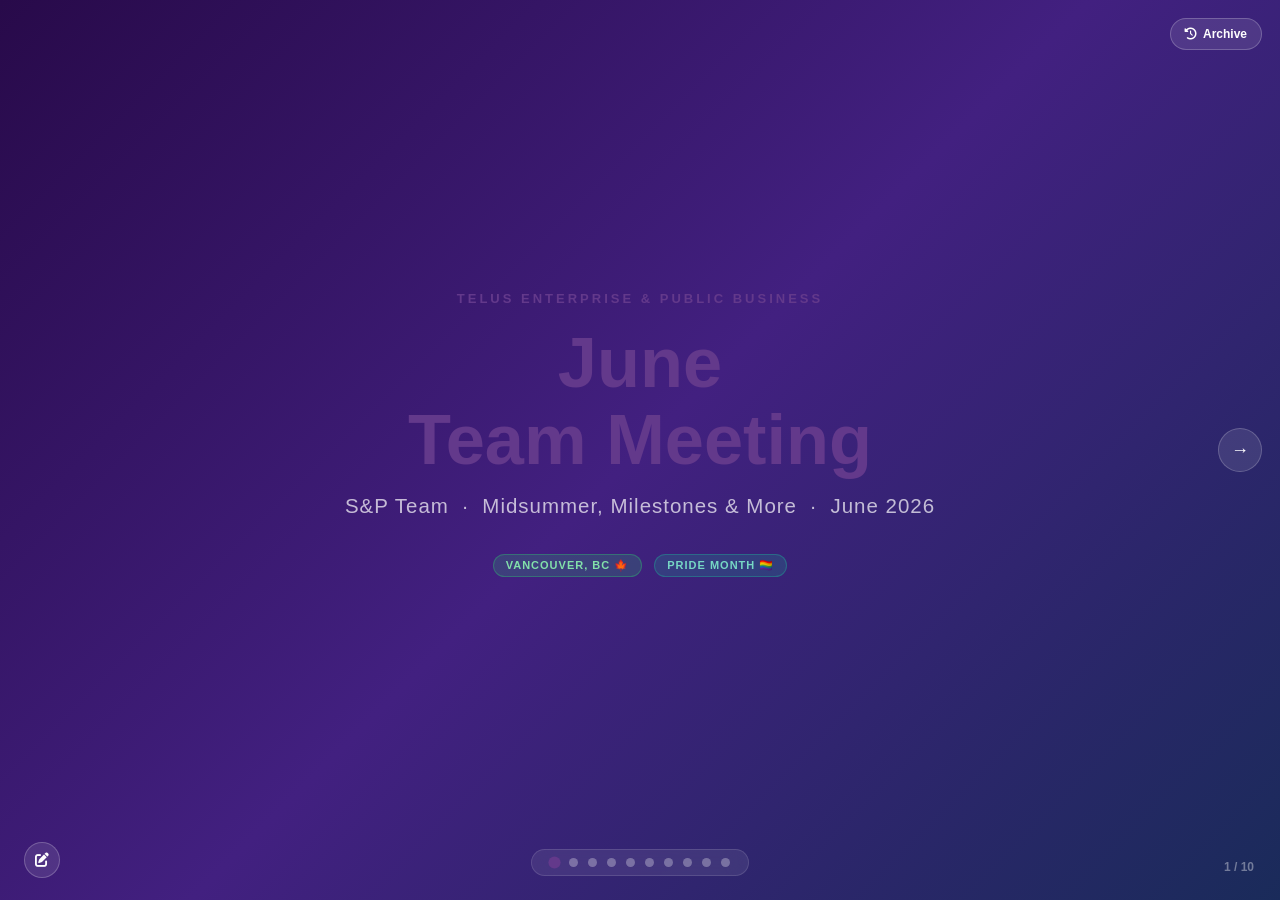
<file: apps-script/meeting-june-2026.html>
<!DOCTYPE html>
<html lang="en">
<head>
  <meta charset="UTF-8">
  <meta name="viewport" content="width=device-width, initial-scale=1.0">
  <title>EPB Strategy Check 2026 – Vancouver</title>
  <link rel="stylesheet" href="https://cdnjs.cloudflare.com/ajax/libs/font-awesome/6.4.0/css/all.min.css">
  <style>
    :root {
      --purple:      #4B286D;
      --purple-dark: #3A1D55;
      --purple-mid:  #63398B;
      --green:       #66CC00;
      --green-dark:  #4A9900;
      --teal:        #1abc9c;
      --gold:        #f1c40f;
      --red:         #e74c3c;
      --blue:        #3498db;
      --dark:        #0a0a1a;
      --white:       #ffffff;
      --font: "Helvetica Neue", Arial, sans-serif;
    }

    *, *::before, *::after { box-sizing: border-box; margin: 0; padding: 0; }
    h1, h2 { color: var(--white); }

    html, body {
      width: 100%; height: 100%;
      font-family: var(--font);
      background: #0a0a1e;
      overflow: hidden;
      user-select: none;
    }

    #slides { width: 100%; height: 100%; position: relative; }

    .slide {
      position: absolute; inset: 0;
      display: flex; flex-direction: column;
      opacity: 0; pointer-events: none;
      transition: opacity 0.45s ease;
      padding: 44px 64px 76px;
      overflow: hidden;
    }
    .slide.active { opacity: 1; pointer-events: auto; }

    /* ── Backgrounds ─────────────────────────────────── */
    .bg-land   { background: linear-gradient(135deg, #1a4430 0%, #2d6a48 50%, #1a2b5a 100%); }
    .bg-telus  { background: linear-gradient(135deg, #280a4a 0%, #422080 50%, #1a2b5a 100%); }
    .bg-dark   { background: linear-gradient(135deg, #16163c 0%, #20205a 100%); }
    .bg-cal    { background: linear-gradient(135deg, #280a4a 0%, #581890 50%, #1a2b5a 100%); }
    .bg-fin    { background: linear-gradient(135deg, #1a2b5e 0%, #2a3e80 50%, #1a3a6e 100%); }

    /* ── Navigation ──────────────────────────────────── */
    #nav-dots {
      position: fixed; bottom: 24px; left: 50%; transform: translateX(-50%);
      display: flex; gap: 10px; z-index: 10;
      background: rgba(255,255,255,0.08); backdrop-filter: blur(12px);
      border: 1px solid rgba(255,255,255,0.12); border-radius: 50px; padding: 8px 18px;
    }
    .dot {
      width: 9px; height: 9px; border-radius: 50%;
      background: rgba(255,255,255,0.3); cursor: pointer; transition: all 0.25s;
    }
    .dot.active { background: var(--purple-mid); transform: scale(1.35); }

    .arrow {
      position: fixed; top: 50%; transform: translateY(-50%);
      background: rgba(255,255,255,0.1); border: 1px solid rgba(255,255,255,0.2);
      color: white; width: 44px; height: 44px; border-radius: 50%;
      display: flex; align-items: center; justify-content: center;
      cursor: pointer; font-size: 18px; z-index: 10; transition: background 0.15s;
    }
    .arrow:hover { background: rgba(255,255,255,0.2); }
    #arrow-prev { left: 18px; }
    #arrow-next { right: 18px; }

    #slide-counter {
      position: fixed; bottom: 26px; right: 26px;
      color: rgba(255,255,255,0.38); font-size: 12px; z-index: 10; font-weight: 600;
    }

    /* ── FadeUp animation ────────────────────────────── */
    @keyframes fadeUp {
      from { opacity: 0; transform: translateY(18px); }
      to   { opacity: 1; transform: translateY(0); }
    }
    .slide.active .anim { opacity: 0; animation: fadeUp 0.5s ease-out forwards; }
    .slide.active .anim:nth-child(1) { animation-delay: 0.05s; }
    .slide.active .anim:nth-child(2) { animation-delay: 0.15s; }
    .slide.active .anim:nth-child(3) { animation-delay: 0.25s; }
    .slide.active .anim:nth-child(4) { animation-delay: 0.35s; }
    .slide.active .anim:nth-child(5) { animation-delay: 0.45s; }
    .slide.active .anim:nth-child(6) { animation-delay: 0.55s; }

    /* ── Typography ──────────────────────────────────── */
    .eyebrow {
      font-size: 13px; font-weight: 700; letter-spacing: 3px;
      text-transform: uppercase; color: var(--purple-mid); margin-bottom: 12px;
    }
    .slide-title {
      font-size: clamp(1.7rem, 2.8vw, 2.5rem);
      font-weight: 800; line-height: 1.15; color: var(--white); margin-bottom: 6px;
    }
    .slide-sub {
      font-size: clamp(0.88rem, 1.2vw, 1.05rem);
      color: rgba(255,255,255,0.88); line-height: 1.5; margin-bottom: 18px;
    }

    /* ── Shared card ─────────────────────────────────── */
    .card {
      background: rgba(255,255,255,0.09);
      border: 1px solid rgba(255,255,255,0.15);
      border-radius: 14px; padding: 18px 22px;
      transition: border-color 0.2s;
    }
    .card:hover { border-color: rgba(99,57,139,0.45); }
    .card h3 {
      font-size: clamp(0.95rem, 1.3vw, 1.15rem);
      font-weight: 700; color: var(--white); margin-bottom: 8px;
      display: flex; align-items: center; gap: 8px;
    }
    .card p {
      font-size: clamp(0.87rem, 1.12vw, 1.01rem);
      color: rgba(255,255,255,0.88); line-height: 1.65;
    }

    /* ── Metric box ──────────────────────────────────── */
    .mbox {
      background: rgba(99,57,139,0.14); border: 1px solid rgba(99,57,139,0.3);
      border-radius: 12px; padding: 16px 18px; text-align: center;
    }
    .mbox-val {
      font-size: clamp(1.6rem, 2.8vw, 2.4rem);
      font-weight: 900; color: #c39bd3; line-height: 1;
    }
    .mbox-val.green  { color: var(--green); }
    .mbox-val.gold   { color: var(--gold); }
    .mbox-val.teal   { color: var(--teal); }
    .mbox-val.red    { color: #f1948a; }
    .mbox-lbl {
      font-size: clamp(0.74rem, 1vw, 0.84rem);
      color: rgba(255,255,255,0.82); margin-top: 5px; font-weight: 600;
    }

    /* ── Pill badges ─────────────────────────────────── */
    .pill {
      display: inline-block; padding: 4px 12px; border-radius: 20px;
      font-size: 11px; font-weight: 700; letter-spacing: 1px; text-transform: uppercase;
    }
    .pill-purple { background: rgba(99,57,139,0.22); color: #c39bd3; border: 1px solid rgba(99,57,139,0.4); }
    .pill-green  { background: rgba(46,204,113,0.18);  color: #82e0aa;  border: 1px solid rgba(46,204,113,0.35); }
    .pill-gold   { background: rgba(241,196,15,0.18);  color: #f9e79f;  border: 1px solid rgba(241,196,15,0.35); }
    .pill-red    { background: rgba(231,76,60,0.18);   color: #f1948a;  border: 1px solid rgba(231,76,60,0.35); }
    .pill-teal   { background: rgba(26,188,156,0.18);  color: #76d7c4;  border: 1px solid rgba(26,188,156,0.35); }
    .pill-blue   { background: rgba(52,152,219,0.18);  color: #85c1e9;  border: 1px solid rgba(52,152,219,0.35); }

    /* ── Grid helpers ────────────────────────────────── */
    .g2 { display: grid; grid-template-columns: 1fr 1fr; gap: 14px; }
    .g3 { display: grid; grid-template-columns: 1fr 1fr 1fr; gap: 12px; }
    .g4 { display: grid; grid-template-columns: repeat(4,1fr); gap: 10px; }

    /* ── Segment card ────────────────────────────────── */
    .seg-card {
      border-radius: 14px; padding: 18px 16px;
      border: 1px solid rgba(255,255,255,0.1);
    }
    .seg-growth  { background: linear-gradient(135deg, rgba(46,204,113,0.12), rgba(26,188,156,0.08)); border-color: rgba(46,204,113,0.25); }
    .seg-protect { background: linear-gradient(135deg, rgba(99,57,139,0.12), rgba(52,73,94,0.08)); border-color: rgba(99,57,139,0.25); }
    .seg-warn    { background: rgba(231,76,60,0.07); border-color: rgba(231,76,60,0.22); }
    .seg-teal    { background: linear-gradient(135deg, rgba(26,188,156,0.1), rgba(52,73,94,0.08)); border-color: rgba(26,188,156,0.22); }
    .seg-val {
      font-size: clamp(1.5rem, 2.5vw, 2.2rem);
      font-weight: 900; line-height: 1; margin: 8px 0 4px;
    }
    .seg-yoy { font-size: clamp(0.72rem, 1vw, 0.84rem); font-weight: 700; margin-bottom: 4px; }
    .seg-name { font-size: clamp(0.76rem, 1.02vw, 0.88rem); color: rgba(255,255,255,0.88); }

    /* ── Timeline ────────────────────────────────────── */
    .tl { display: flex; flex-direction: column; gap: 10px; }
    .tl-item { display: flex; gap: 12px; align-items: flex-start; }
    .tl-dot-col { display: flex; flex-direction: column; align-items: center; }
    .tl-dot  { width: 13px; height: 13px; border-radius: 50%; background: var(--purple-mid); flex-shrink: 0; margin-top: 3px; }
    .tl-dot.green { background: var(--green); }
    .tl-dot.gold  { background: var(--gold); }
    .tl-line { width: 2px; flex: 1; background: rgba(99,57,139,0.25); min-height: 14px; }
    .tl-item h4 { font-size: clamp(0.82rem, 1.1vw, 0.95rem); font-weight: 700; color: var(--white); }
    .tl-item p  { font-size: clamp(0.78rem, 1.02vw, 0.9rem); color: rgba(255,255,255,0.85); margin-top: 2px; }

    /* ── Tool badge ──────────────────────────────────── */
    .tool-badge {
      display: flex; align-items: center; gap: 10px;
      background: rgba(255,255,255,0.05); border: 1px solid rgba(255,255,255,0.1);
      border-radius: 10px; padding: 10px 14px;
    }
    .tool-badge .ti { font-size: 22px; flex-shrink: 0; }
    .tool-badge .tn { font-size: clamp(0.8rem, 1.05vw, 0.94rem); font-weight: 700; color: var(--white); }
    .tool-badge .td { font-size: clamp(0.74rem, 0.96vw, 0.84rem); color: rgba(255,255,255,0.82); margin-top: 2px; }

    /* ── Calendar event card ─────────────────────────── */
    .cal-card {
      background: rgba(255,255,255,0.08); border: 1px solid rgba(255,255,255,0.12);
      border-radius: 14px; padding: 20px 16px; text-align: center;
      transition: transform 0.2s, border-color 0.2s; cursor: default;
    }
    .cal-card:hover { transform: scale(1.04); border-color: rgba(99,57,139,0.55); background: rgba(99,57,139,0.1); }
    .cal-date { font-size: 13px; font-weight: 700; color: var(--purple-mid); margin-bottom: 6px; letter-spacing: 1px; text-transform: uppercase; }
    .cal-icon { font-size: 36px; margin-bottom: 8px; }
    .cal-name { font-size: clamp(0.85rem, 1.1vw, 1rem); font-weight: 700; color: var(--white); line-height: 1.3; }
    .cal-desc { font-size: clamp(0.7rem, 0.92vw, 0.8rem); color: rgba(255,255,255,0.82); margin-top: 4px; line-height: 1.4; }

    /* ── Progress bar ────────────────────────────────── */
    .prog-track { width: 100%; height: 5px; background: rgba(255,255,255,0.1); border-radius: 3px; overflow: hidden; margin-top: 8px; }
    .prog-fill  { height: 100%; background: linear-gradient(90deg, var(--purple-mid), var(--blue)); border-radius: 3px; }

    /* ── Quiz ────────────────────────────────────────── */
    .quiz-opt {
      background: rgba(255,255,255,0.06); border: 1px solid rgba(255,255,255,0.14);
      border-radius: 10px; padding: 11px 16px; cursor: pointer;
      transition: all 0.2s; font-size: clamp(0.82rem, 1.1vw, 0.96rem);
      font-family: var(--font); color: var(--white); text-align: left; width: 100%;
    }
    .quiz-opt:hover:not(:disabled) { background: rgba(99,57,139,0.2); border-color: var(--purple-mid); }
    .quiz-opt.correct { background: rgba(46,204,113,0.2); border-color: var(--green); }
    .quiz-opt.wrong   { background: rgba(231,76,60,0.18); border-color: var(--red); }

    /* ── Notes panel ─────────────────────────────────── */
    #notes-toggle {
      position: fixed; bottom: 22px; left: 24px;
      background: rgba(255,255,255,0.1); border: 1px solid rgba(255,255,255,0.22);
      color: white; width: 36px; height: 36px; border-radius: 50%;
      display: flex; align-items: center; justify-content: center;
      cursor: pointer; font-size: 14px; z-index: 20; transition: background 0.15s;
    }
    #notes-toggle:hover { background: rgba(255,255,255,0.2); }
    #notes-panel {
      position: fixed; bottom: 68px; left: 24px; width: 310px;
      background: #1c1c42; border: 1px solid rgba(255,255,255,0.14);
      border-radius: 14px; padding: 16px; z-index: 20;
      display: none; flex-direction: column; gap: 10px;
      box-shadow: 0 12px 40px rgba(0,0,0,0.6);
    }
    #notes-panel.open { display: flex; }
    #notes-panel h5 { font-size: 0.78rem; font-weight: 700; text-transform: uppercase; letter-spacing: 2px; color: var(--purple-mid); }
    #notes-panel select, #notes-panel textarea {
      background: rgba(255,255,255,0.06); border: 1px solid rgba(255,255,255,0.12);
      border-radius: 8px; color: rgba(255,255,255,0.85);
      font-family: var(--font); font-size: 0.84rem; padding: 9px 12px; outline: none;
    }
    #notes-panel select { cursor: pointer; }
    #notes-panel select option { background: #12122a; }
    #notes-panel textarea { min-height: 88px; resize: vertical; line-height: 1.5; user-select: text; }
    #notes-panel select:focus, #notes-panel textarea:focus { border-color: rgba(99,57,139,0.5); }
    #notes-panel textarea::placeholder { color: rgba(255,255,255,0.28); }
    .notes-row { display: flex; gap: 8px; align-items: center; }
    #notes-save-btn {
      background: var(--purple); color: var(--white); border: none;
      border-radius: 8px; padding: 9px 16px; font-size: 0.82rem; font-weight: 700;
      cursor: pointer; transition: background 0.2s; font-family: var(--font);
    }
    #notes-save-btn:hover:not(:disabled) { background: var(--purple-mid); }
    #notes-save-btn:disabled { opacity: 0.5; cursor: not-allowed; }
    #notes-status { font-size: 0.74rem; color: var(--green); flex: 1; }
    #notes-link   { font-size: 0.74rem; color: var(--green); text-decoration: underline; cursor: pointer; display: none; }

    /* ── Archive ─────────────────────────────────────── */
    #archive-btn {
      position: fixed; top: 18px; right: 18px;
      background: rgba(255,255,255,0.1); border: 1px solid rgba(255,255,255,0.22);
      color: white; padding: 8px 14px; border-radius: 20px;
      display: flex; align-items: center; gap: 6px;
      cursor: pointer; font-size: 12px; font-family: var(--font);
      font-weight: 600; z-index: 10; transition: background 0.15s;
    }
    #archive-btn:hover { background: rgba(255,255,255,0.2); }
    #archive-overlay {
      position: fixed; inset: 0; z-index: 100;
      background: rgba(0,0,0,0.9);
      display: flex; align-items: center; justify-content: center;
      opacity: 0; pointer-events: none; transition: opacity 0.25s;
    }
    #archive-overlay.open { opacity: 1; pointer-events: auto; }
    #archive-panel {
      width: 90%; max-width: 800px; max-height: 80vh;
      background: #280a4a; border: 1px solid rgba(255,255,255,0.12);
      border-radius: 20px; display: flex; flex-direction: column; overflow: hidden;
    }
    #archive-header {
      display: flex; align-items: center; justify-content: space-between;
      padding: 22px 26px 18px; border-bottom: 1px solid rgba(255,255,255,0.1); flex-shrink: 0;
    }
    #archive-header h2 { font-size: 1.4rem; font-weight: 800; color: var(--white); }
    #archive-close {
      background: rgba(255,255,255,0.1); border: 1px solid rgba(255,255,255,0.2);
      color: white; width: 34px; height: 34px; border-radius: 50%;
      display: flex; align-items: center; justify-content: center;
      cursor: pointer; font-size: 15px; font-family: var(--font); transition: background 0.15s;
    }
    #archive-close:hover { background: rgba(255,255,255,0.2); }
    #archive-grid {
      padding: 22px 26px; overflow-y: auto; flex: 1;
      display: grid; grid-template-columns: repeat(auto-fill, minmax(230px, 1fr));
      gap: 14px; align-content: start;
    }
    .archive-card {
      background: rgba(255,255,255,0.06); border: 1px solid rgba(255,255,255,0.1);
      border-top: 3px solid var(--purple-mid); border-radius: 12px; padding: 18px;
      cursor: pointer; transition: background 0.2s, transform 0.15s;
    }
    .archive-card:hover { background: rgba(255,255,255,0.1); transform: translateY(-2px); }
    .archive-card .card-date  { font-size: 0.7rem; font-weight: 700; text-transform: uppercase; letter-spacing: 2px; color: var(--purple-mid); margin-bottom: 6px; }
    .archive-card .card-title { font-size: 0.95rem; font-weight: 800; color: var(--white); margin-bottom: 5px; line-height: 1.3; }
    .archive-card .card-desc  { font-size: 0.78rem; color: rgba(255,255,255,0.5); line-height: 1.5; }
    #archive-loading { grid-column: 1/-1; text-align: center; color: rgba(255,255,255,0.4); font-size: 0.9rem; padding: 40px; }

    /* ── Segment click-reveal ───────────────────────── */
    .seg-reveal {
      opacity: 0; transform: translateY(18px);
      transition: opacity 0.5s ease, transform 0.5s ease;
      pointer-events: none;
    }
    .seg-reveal.shown { opacity: 1; transform: translateY(0); pointer-events: auto; }
    .seg-hint {
      position: absolute; bottom: 10px; right: 0; left: 0; text-align: center;
      font-size: 12px; font-weight: 600; letter-spacing: 1.5px; text-transform: uppercase;
      color: rgba(255,255,255,0.35); pointer-events: none;
    }

    /* ── Closing stars ───────────────────────────────── */
    .star { position: absolute; border-radius: 50%; background: rgba(99,57,139,0.6); animation: twinkle 2s infinite alternate; }
    @keyframes twinkle { from { opacity: 0.2; transform: scale(0.8); } to { opacity: 1; transform: scale(1.2); } }
  </style>
</head>
<body>
<div id="slides">

  <!-- ══════════════════════════════════════════════════
       SLIDE 0 — COVER
  ══════════════════════════════════════════════════ -->
  <div class="slide bg-telus active" id="slide-0">
    <div style="display:flex;flex-direction:column;align-items:center;justify-content:center;flex:1;text-align:center;">
      <div class="anim eyebrow" style="margin-bottom:18px;">TELUS Enterprise &amp; Public Business</div>
      <h1 class="anim" style="font-size:clamp(2.8rem,5.5vw,5rem);font-weight:900;line-height:1.1;margin-bottom:16px;">
        <span style="color:var(--purple-mid);">June</span><br><span style="color:var(--purple-mid);">Team Meeting</span>
      </h1>
      <p class="anim" style="font-size:clamp(1rem,1.6vw,1.3rem);color:rgba(255,255,255,0.7);margin-bottom:36px;letter-spacing:1px;">
        S&amp;P Team &nbsp;·&nbsp; Midsummer, Milestones &amp; More &nbsp;·&nbsp; June 2026
      </p>
      <div class="anim" style="display:flex;gap:12px;justify-content:center;flex-wrap:wrap;">
        <span class="pill pill-green">Vancouver, BC 🍁</span>
        <span class="pill pill-teal">Pride Month 🏳️‍🌈</span>
      </div>
    </div>
  </div>

  <!-- ══════════════════════════════════════════════════
       SLIDE 1 — LAND ACKNOWLEDGEMENT
  ══════════════════════════════════════════════════ -->
  <div class="slide bg-land" id="slide-1">
    <div style="display:flex;flex-direction:column;align-items:center;justify-content:center;flex:1;text-align:center;max-width:780px;margin:0 auto;">
      <div class="anim" style="font-size:2rem;margin-bottom:16px;">🪶&nbsp;&nbsp;🌿&nbsp;&nbsp;🪶</div>
      <div class="anim eyebrow">Land Acknowledgement</div>
      <h2 class="anim" style="font-size:clamp(1.5rem,2.5vw,2.2rem);font-weight:800;color:var(--white);margin-bottom:22px;">Acknowledging the Lands We Gather On</h2>
      <p class="anim slide-sub" style="max-width:660px;margin:0 auto 22px;font-size:clamp(0.96rem,1.35vw,1.12rem);">
        We gather today on the unceded, ancestral, and traditional territories of the
        <strong style="color:#82e0aa;">xʷməθkʷəy̓əm (Musqueam)</strong>,
        <strong style="color:#82e0aa;">Sḵwx̱wú7mesh (Squamish)</strong>, and
        <strong style="color:#82e0aa;">səlilwətaɬ (Tsleil-Waututh)</strong> Nations.
      </p>
      <div class="anim card" style="max-width:540px;margin:0 auto 22px;background:rgba(46,204,113,0.07);border-color:rgba(46,204,113,0.22);">
        <p style="font-size:clamp(0.88rem,1.2vw,1rem);color:rgba(255,255,255,0.78);font-style:italic;">
          "We are all treaty people. Reconciliation is not an event — it is an ongoing commitment."
        </p>
      </div>
      <div class="anim" style="display:flex;gap:10px;justify-content:center;flex-wrap:wrap;">
        <span class="pill pill-green">Vancouver, BC</span>
        <span class="pill pill-teal">Coast Salish Peoples</span>
        <span class="pill pill-purple">Unceded Territory</span>
      </div>
    </div>
  </div>

  <!-- ══════════════════════════════════════════════════
       SLIDE 2 — AGENDA
  ══════════════════════════════════════════════════ -->
  <div class="slide bg-dark" id="slide-2">
    <div style="display:flex;flex-direction:column;align-items:center;justify-content:center;flex:1;max-width:760px;margin:0 auto;width:100%;">
      <div class="anim eyebrow" style="margin-bottom:14px;">June Team Meeting</div>
      <div class="anim slide-title" style="text-align:center;margin-bottom:30px;">Today's <span style="color:var(--purple-mid);">Agenda</span></div>
      <div class="anim" style="width:100%;display:flex;flex-direction:column;gap:10px;">
        <div style="display:flex;align-items:center;gap:14px;padding:12px 18px;border-radius:10px;background:rgba(255,255,255,0.04);border:1px solid rgba(255,255,255,0.08);opacity:0.5;">
          <span class="pill pill-green" style="min-width:28px;text-align:center;">✓</span>
          <span style="font-size:clamp(0.92rem,1.2vw,1.08rem);color:rgba(255,255,255,0.55);">Land Acknowledgement</span>
        </div>
        <div style="display:flex;align-items:center;gap:14px;padding:12px 18px;border-radius:10px;background:rgba(255,255,255,0.06);border:1px solid rgba(255,255,255,0.12);">
          <span class="pill pill-purple" style="min-width:28px;text-align:center;">01</span>
          <span style="font-size:clamp(0.92rem,1.2vw,1.08rem);color:var(--white);font-weight:600;">EPB Strategy Overview</span>
        </div>
        <div style="display:flex;align-items:center;gap:14px;padding:12px 18px;border-radius:10px;background:rgba(255,255,255,0.06);border:1px solid rgba(255,255,255,0.12);">
          <span class="pill pill-teal" style="min-width:28px;text-align:center;">02</span>
          <span style="font-size:clamp(0.92rem,1.2vw,1.08rem);color:var(--white);font-weight:600;">Key Dates &amp; Team Milestones</span>
        </div>
        <div style="display:flex;align-items:center;gap:14px;padding:12px 18px;border-radius:10px;background:rgba(255,255,255,0.06);border:1px solid rgba(255,255,255,0.12);">
          <span class="pill pill-green" style="min-width:28px;text-align:center;">03</span>
          <span style="font-size:clamp(0.92rem,1.2vw,1.08rem);color:var(--white);font-weight:600;">Segment Strategy</span>
        </div>
        <div style="display:flex;align-items:center;gap:14px;padding:12px 18px;border-radius:10px;background:rgba(255,255,255,0.06);border:1px solid rgba(255,255,255,0.12);">
          <span class="pill pill-gold" style="min-width:28px;text-align:center;">04</span>
          <span style="font-size:clamp(0.92rem,1.2vw,1.08rem);color:var(--white);font-weight:600;">Strategic Pillars 1, 2 &amp; 3</span>
        </div>
        <div style="display:flex;align-items:center;gap:14px;padding:12px 18px;border-radius:10px;background:rgba(255,255,255,0.06);border:1px solid rgba(255,255,255,0.12);">
          <span class="pill pill-purple" style="min-width:28px;text-align:center;">05</span>
          <span style="font-size:clamp(0.92rem,1.2vw,1.08rem);color:var(--white);font-weight:600;">Team Wins &amp; Initiatives</span>
        </div>
        <div style="display:flex;align-items:center;gap:14px;padding:12px 18px;border-radius:10px;background:rgba(255,255,255,0.06);border:1px solid rgba(255,255,255,0.12);">
          <span class="pill pill-blue" style="min-width:28px;text-align:center;">06</span>
          <span style="font-size:clamp(0.92rem,1.2vw,1.08rem);color:var(--white);font-weight:600;">2027 Financial Outlook &amp; Closing</span>
        </div>
        <div style="display:flex;align-items:center;gap:14px;padding:10px 18px;border-radius:10px;background:rgba(99,57,139,0.06);border:1px solid rgba(99,57,139,0.18);margin-top:2px;">
          <span style="font-size:1rem;">💬</span>
          <span style="font-size:clamp(0.82rem,1.05vw,0.95rem);color:rgba(255,255,255,0.5);font-style:italic;">Discussion &amp; Q&amp;A throughout</span>
        </div>
      </div>
    </div>
  </div>

  <!-- ══════════════════════════════════════════════════
       SLIDE 3 — TITLE
  ══════════════════════════════════════════════════ -->
  <div class="slide bg-telus" id="slide-3">
    <div style="display:flex;flex-direction:column;align-items:center;justify-content:center;flex:1;text-align:center;max-width:900px;margin:0 auto;">
      <div class="anim eyebrow">TELUS Enterprise &amp; Public Business</div>
      <h1 class="anim" style="font-size:clamp(2.2rem,4.5vw,4rem);font-weight:900;line-height:1.1;margin-bottom:10px;">
        EPB Strategy Check<br><span style="color:var(--purple-mid);">2026</span>
      </h1>
      <p class="anim slide-sub" style="font-size:clamp(1rem,1.5vw,1.2rem);margin-bottom:28px;">
        Built together. Delivered together. Growing together.
      </p>
      <div class="anim g3" style="max-width:720px;margin:0 auto 28px;">
        <div class="mbox">
          <div class="mbox-val">3,600+</div>
          <div class="mbox-lbl">Enterprise &amp; Public Customers</div>
        </div>
        <div class="mbox">
          <div class="mbox-val">$1.58B</div>
          <div class="mbox-lbl">Total Revenue 2026</div>
        </div>
        <div class="mbox">
          <div class="mbox-val">$798M</div>
          <div class="mbox-lbl">EBITDA 2026</div>
        </div>
      </div>
      <div class="anim" style="display:flex;gap:10px;justify-content:center;flex-wrap:wrap;margin-bottom:20px;">
        <span class="pill pill-purple">🎯 3 Strategic Pillars</span>
        <span class="pill pill-green">🤖 AI-Powered Growth</span>
        <span class="pill pill-gold">📈 $1.05B+ Target 2027</span>
      </div>
      <p class="anim" style="font-size:clamp(0.82rem,1.1vw,0.96rem);color:rgba(255,255,255,0.38);font-style:italic;">
        "We are not here to manage decline — we are here to overcome and accelerate growth."
      </p>
    </div>
  </div>

  <!-- ══════════════════════════════════════════════════
       SLIDE 2 — KEY DATES
  ══════════════════════════════════════════════════ -->
  <div class="slide bg-cal" id="slide-2">
    <div class="anim" style="text-align:center;margin-bottom:18px;flex-shrink:0;">
      <div class="eyebrow">June &amp; July 2026</div>
      <div class="slide-title">Key Dates &amp; Milestones</div>
      <p class="slide-sub" style="margin-bottom:0;">Holidays, celebrations &amp; team moments to mark 🎉</p>
    </div>
    <div class="anim" style="display:grid;grid-template-columns:repeat(4,1fr);gap:14px;flex:1;min-height:0;">
      <div class="cal-card">
        <div class="cal-date">June 21</div>
        <div class="cal-icon">🪶</div>
        <div class="cal-name">National Indigenous Peoples Day</div>
        <div class="cal-desc">Honouring First Nations, Métis &amp; Inuit cultures across Canada</div>
      </div>
      <div class="cal-card">
        <div class="cal-date">June 21</div>
        <div class="cal-icon">☀️</div>
        <div class="cal-name">Summer Solstice</div>
        <div class="cal-desc">Longest day of the year — peak energy, peak momentum</div>
      </div>
      <div class="cal-card" style="border-color:rgba(255,100,150,0.4);background:rgba(255,100,150,0.07);">
        <div class="cal-date">June 24 · Yesterday</div>
        <div class="cal-icon">🏳️‍🌈</div>
        <div class="cal-name">Vancouver Pride Day</div>
        <div class="cal-desc">Celebrating diversity, inclusion &amp; belonging on our team</div>
      </div>
      <div class="cal-card">
        <div class="cal-date">July 1</div>
        <div class="cal-icon">🍁</div>
        <div class="cal-name">Canada Day</div>
        <div class="cal-desc">159 years of Canada — and TELUS powering it forward</div>
      </div>
      <div class="cal-card" style="border-color:rgba(99,57,139,0.45);background:rgba(99,57,139,0.1);">
        <div class="cal-date">July 2026</div>
        <div class="cal-icon">🚀</div>
        <div class="cal-name">EPB AI Tools Launch</div>
        <div class="cal-desc">ANNA, RFP Response Tool &amp; Pricing/Quote framework go live!</div>
      </div>
      <div class="cal-card">
        <div class="cal-date">August 1</div>
        <div class="cal-icon">🏁</div>
        <div class="cal-name">PSO 2.0 Full Deployment</div>
        <div class="cal-desc">Full EPB &amp; Mid-Market rollout target date</div>
      </div>
      <div class="cal-card">
        <div class="cal-date">Q4 2026</div>
        <div class="cal-icon">🤖</div>
        <div class="cal-name">AI Churn Propensity Launch</div>
        <div class="cal-desc">Targeting 92% renewal success rate in 2027</div>
      </div>
      <div class="cal-card" style="border-color:rgba(46,204,113,0.4);background:rgba(46,204,113,0.07);">
        <div class="cal-date">Q4 2027</div>
        <div class="cal-icon">📈</div>
        <div class="cal-name">Return to EBITDA Growth</div>
        <div class="cal-desc">From -2.8% YoY in '26 to -1.9% YoY in '27</div>
      </div>
    </div>
  </div>

  <!-- ══════════════════════════════════════════════════
       SLIDE 3 — SEGMENT STRATEGY
  ══════════════════════════════════════════════════ -->
  <div class="slide bg-dark" id="slide-3">
    <div class="anim" style="text-align:center;margin-bottom:18px;flex-shrink:0;">
      <div class="eyebrow">Segment Strategy</div>
      <div class="slide-title">Deliver <span style="color:var(--green);">$1,050M+</span> with Focused Segment Strategy</div>
      <p class="slide-sub" style="margin-bottom:0;">Empowered by AI tools across Growth &amp; Protection Zones</p>
    </div>
    <div class="g2" style="flex:1;min-height:0;position:relative;" id="seg-grid">
      <div class="seg-reveal seg-card seg-growth">
        <span class="pill pill-green">🚀 Growth Zone</span>
        <div class="seg-val" style="color:var(--green);">$285.1M</div>
        <div class="seg-yoy" style="color:var(--green);">⬆ +13.6% YoY Direct Margin</div>
        <div class="seg-name" style="margin-bottom:10px;">Mid-Market Large (&lt;1,000 Employees)</div>
        <p style="font-size:clamp(0.78rem,1vw,0.9rem);color:rgba(255,255,255,0.88);line-height:1.5;">Capture market share through standardized pricing &amp; value propositions. Highest growth opportunity segment.</p>
      </div>
      <div class="seg-reveal seg-card seg-protect">
        <span class="pill pill-purple">🛡️ Protection Zone</span>
        <div class="seg-val" style="color:#c39bd3;">$460.9M</div>
        <div class="seg-yoy" style="color:#c39bd3;">⬆ +4.1% YoY Direct Margin</div>
        <div class="seg-name" style="margin-bottom:10px;">Enterprise (1,000+ Employees)</div>
        <p style="font-size:clamp(0.78rem,1vw,0.9rem);color:rgba(255,255,255,0.88);line-height:1.5;">Grow revenue through optimized pricing, AI retention &amp; vertical-led growth. Deepening wallet share in our largest accounts.</p>
      </div>
      <div class="seg-reveal seg-card seg-teal">
        <span class="pill pill-teal">🌐 Public Local</span>
        <div class="seg-val" style="color:var(--teal);">$115.2M</div>
        <div class="seg-yoy" style="color:var(--teal);">⬆ +1.2% YoY Direct Margin</div>
        <div class="seg-name" style="margin-bottom:10px;">Public Local Segment</div>
        <p style="font-size:clamp(0.78rem,1vw,0.9rem);color:rgba(255,255,255,0.88);line-height:1.5;">Grow margins through retention, operational efficiency &amp; product intensity. Proactive renewal focus.</p>
      </div>
      <div class="seg-reveal seg-card seg-warn">
        <span class="pill pill-red">⚠️ Headwind</span>
        <div class="seg-val" style="color:#f1948a;">-$45M</div>
        <div class="seg-yoy" style="color:#f1948a;">Annual headwind — actively managed</div>
        <div class="seg-name" style="margin-bottom:10px;">Top 5 Public Sector (Generational Renewals)</div>
        <p style="font-size:clamp(0.78rem,1vw,0.9rem);color:rgba(255,255,255,0.88);line-height:1.5;">Structural headwinds from large contract renewals. Targeted mitigation programs and executive engagement underway.</p>
      </div>
      <div class="seg-hint" id="seg-hint">→ click to reveal each segment</div>
    </div>
  </div>

  <!-- ══════════════════════════════════════════════════
       SLIDE 4 — PILLARS 1 & 3 (LOYALTY + GROWTH PRODUCTS)
  ══════════════════════════════════════════════════ -->
  <div class="slide bg-telus" id="slide-4">
    <div class="anim g2" style="margin-bottom:14px;flex-shrink:0;">
      <div>
        <div class="eyebrow">Strategic Pillar 1</div>
        <div class="slide-title" style="font-size:clamp(1.3rem,2vw,1.9rem);">Reinvigorate Customer Loyalty</div>
        <p class="slide-sub" style="margin-bottom:0;">Unlock an incremental <strong style="color:var(--gold);">$8M</strong> with focused retention &amp; wallet share programs</p>
      </div>
      <div>
        <div class="eyebrow">Strategic Pillar 3</div>
        <div class="slide-title" style="font-size:clamp(1.3rem,2vw,1.9rem);">Scale Next-Gen Products</div>
        <p class="slide-sub" style="margin-bottom:0;">Driving <strong style="color:var(--green);">+10% YoY</strong> next-gen revenue through differentiated product &amp; GTM execution</p>
      </div>
    </div>
    <div class="anim g2" style="flex:1;min-height:0;">
      <!-- Pillar 1 Left -->
      <div style="display:flex;flex-direction:column;gap:12px;">
        <div class="g3">
          <div class="mbox">
            <div class="mbox-val gold">+$2M</div>
            <div class="mbox-lbl">Wallet Share Target</div>
          </div>
          <div class="mbox">
            <div class="mbox-val">85%→92%</div>
            <div class="mbox-lbl">Renewal Rate ('26→'27)</div>
          </div>
          <div class="mbox">
            <div class="mbox-val green">$196M</div>
            <div class="mbox-lbl">Cross-Sell TCV Funnel</div>
          </div>
        </div>
        <div class="card" style="flex:1;">
          <h3>💼 Wallet Share &amp; Renewal Execution</h3>
          <div class="tl">
            <div class="tl-item">
              <div class="tl-dot-col"><div class="tl-dot"></div><div class="tl-line"></div></div>
              <div><h4>Account-level intel + price discipline</h4><p>Drive $2M wallet share growth &amp; margin uplift across installed base</p></div>
            </div>
            <div class="tl-item">
              <div class="tl-dot-col"><div class="tl-dot"></div><div class="tl-line"></div></div>
              <div><h4>EPB Churn Propensity Model — Q4 2026</h4><p>AI-driven re-launch with BI &amp; data teams, targeting 92% renewal success</p></div>
            </div>
            <div class="tl-item">
              <div class="tl-dot-col"><div class="tl-dot gold"></div></div>
              <div><h4>Power of TELUS Cross-Sell</h4><p>$56.4M TCV target via TELUS Health &amp; TDx product integration</p></div>
            </div>
          </div>
        </div>
      </div>
      <!-- Pillar 3 Right -->
      <div style="display:flex;flex-direction:column;gap:12px;">
        <div class="g3">
          <div class="mbox">
            <div class="mbox-val green">+10%</div>
            <div class="mbox-lbl">Next-Gen Rev YoY</div>
          </div>
          <div class="mbox">
            <div class="mbox-val">+16%</div>
            <div class="mbox-lbl">PWN TCV Win Rate</div>
          </div>
          <div class="mbox">
            <div class="mbox-val gold">&gt;90%</div>
            <div class="mbox-lbl">GPUaaS Utilization</div>
          </div>
        </div>
        <div class="card" style="flex:1;">
          <h3>🔌 Product Roadmap</h3>
          <div style="display:flex;flex-direction:column;gap:8px;">
            <div style="display:flex;justify-content:space-between;align-items:center;">
              <span style="font-size:clamp(0.8rem,1.05vw,0.93rem);color:var(--white);">Secured Connectivity &amp; Apps</span>
              <span class="pill pill-green">Live</span>
            </div>
            <div style="display:flex;justify-content:space-between;align-items:center;">
              <span style="font-size:clamp(0.8rem,1.05vw,0.93rem);color:var(--white);">SAIF — Sovereign AI Framework</span>
              <span class="pill pill-gold">In Dev</span>
            </div>
            <div style="display:flex;justify-content:space-between;align-items:center;">
              <span style="font-size:clamp(0.8rem,1.05vw,0.93rem);color:var(--white);">PWN East Scale + New Verticals</span>
              <span class="pill pill-gold">In Dev</span>
            </div>
            <div style="display:flex;justify-content:space-between;align-items:center;">
              <span style="font-size:clamp(0.8rem,1.05vw,0.93rem);color:var(--white);">Mobility 4-Year Financing Model</span>
              <span class="pill pill-purple">Planned</span>
            </div>
            <div style="display:flex;justify-content:space-between;align-items:center;">
              <span style="font-size:clamp(0.8rem,1.05vw,0.93rem);color:var(--white);">ModelaaS Platform Features</span>
              <span class="pill pill-purple">Planned</span>
            </div>
            <div style="margin-top:8px;padding:10px 12px;background:rgba(46,204,113,0.09);border-radius:8px;border:1px solid rgba(46,204,113,0.22);">
              <p style="font-size:clamp(0.72rem,0.95vw,0.84rem);color:#82e0aa;font-weight:700;">🎯 20% funnel contribution from above-the-line marketing by June 2027</p>
            </div>
          </div>
        </div>
      </div>
    </div>
  </div>

  <!-- ══════════════════════════════════════════════════
       SLIDE 5 — PILLAR 2: AI OPERATIONS
  ══════════════════════════════════════════════════ -->
  <div class="slide bg-dark" id="slide-5">
    <div class="anim" style="text-align:center;margin-bottom:16px;flex-shrink:0;">
      <div class="eyebrow">Strategic Pillar 2</div>
      <div class="slide-title">Transform Revenue Operations <span style="color:var(--purple-mid);">with AI</span></div>
      <p class="slide-sub" style="margin-bottom:0;">AI embedded across the entire EPB customer journey — <strong style="color:var(--gold);">$19M EBITDA improvement by 2027</strong></p>
    </div>
    <div class="anim g4" style="margin-bottom:14px;flex-shrink:0;">
      <div class="card" style="text-align:center;padding:18px 12px;">
        <div style="font-size:34px;margin-bottom:8px;">🎯</div>
        <div style="font-size:clamp(0.78rem,1vw,0.9rem);font-weight:700;color:#c39bd3;margin-bottom:6px;">01</div>
        <div style="font-size:clamp(0.9rem,1.15vw,1.05rem);font-weight:700;color:var(--white);">Sales &amp; Presales</div>
        <div style="font-size:clamp(0.76rem,0.96vw,0.86rem);color:rgba(255,255,255,0.88);margin-top:6px;line-height:1.45;">AI scoring, personalized proposals, dynamic pricing</div>
      </div>
      <div class="card" style="text-align:center;padding:18px 12px;">
        <div style="font-size:34px;margin-bottom:8px;">⚙️</div>
        <div style="font-size:clamp(0.78rem,1vw,0.9rem);font-weight:700;color:#c39bd3;margin-bottom:6px;">02</div>
        <div style="font-size:clamp(0.9rem,1.15vw,1.05rem);font-weight:700;color:var(--white);">Order Implementation</div>
        <div style="font-size:clamp(0.76rem,0.96vw,0.86rem);color:rgba(255,255,255,0.88);margin-top:6px;line-height:1.45;">Intelligent automation, delivery prediction, config bots</div>
      </div>
      <div class="card" style="text-align:center;padding:18px 12px;">
        <div style="font-size:34px;margin-bottom:8px;">🛡️</div>
        <div style="font-size:clamp(0.78rem,1vw,0.9rem);font-weight:700;color:#c39bd3;margin-bottom:6px;">03</div>
        <div style="font-size:clamp(0.9rem,1.15vw,1.05rem);font-weight:700;color:var(--white);">Support &amp; Compliance</div>
        <div style="font-size:clamp(0.76rem,0.96vw,0.86rem);color:rgba(255,255,255,0.88);margin-top:6px;line-height:1.45;">Ticket routing, churn prediction, compliance audit bots</div>
      </div>
      <div class="card" style="text-align:center;padding:18px 12px;">
        <div style="font-size:34px;margin-bottom:8px;">💰</div>
        <div style="font-size:clamp(0.78rem,1vw,0.9rem);font-weight:700;color:#c39bd3;margin-bottom:6px;">04</div>
        <div style="font-size:clamp(0.9rem,1.15vw,1.05rem);font-weight:700;color:var(--white);">Revenue Assurance</div>
        <div style="font-size:clamp(0.76rem,0.96vw,0.86rem);color:rgba(255,255,255,0.88);margin-top:6px;line-height:1.45;">Contract-to-bill reconciliation, anomaly detection</div>
      </div>
    </div>
    <div class="anim" style="flex-shrink:0;margin-bottom:8px;">
      <p style="font-size:clamp(0.7rem,0.9vw,0.82rem);color:rgba(255,255,255,0.4);margin-bottom:10px;text-transform:uppercase;letter-spacing:1.5px;font-weight:700;">AI Tools — Launched &amp; In Development</p>
      <div class="g3">
        <div class="tool-badge"><span class="ti">🤖</span><div><div class="tn">Project Maguire</div><div class="td">Agentic AI Revenue Assurance — $8M target</div></div></div>
        <div class="tool-badge"><span class="ti">📋</span><div><div class="tn">BriBot (RFP Tool)</div><div class="td">End-to-end AI proposal generation — 80% automated</div></div></div>
        <div class="tool-badge"><span class="ti">📊</span><div><div class="tn">EPB Hub</div><div class="td">Live dashboard — 30 min/week saved per person</div></div></div>
        <div class="tool-badge"><span class="ti">🧠</span><div><div class="tn">ANNA (Pre-Sales AI)</div><div class="td">Public sector qualification — launching July 2026</div></div></div>
        <div class="tool-badge"><span class="ti">📈</span><div><div class="tn">Churn Predictor</div><div class="td">Proactive risk identification — Q4 2026 launch</div></div></div>
        <div class="tool-badge"><span class="ti">💲</span><div><div class="tn">Pricing Optimization AI</div><div class="td">Dynamic discounting &amp; quoting engine</div></div></div>
      </div>
    </div>
  </div>

  <!-- ══════════════════════════════════════════════════
       SLIDE 6 — TEAM WINS + QUIZ
  ══════════════════════════════════════════════════ -->
  <div class="slide bg-telus" id="slide-6">
    <div class="anim" style="text-align:center;margin-bottom:16px;flex-shrink:0;">
      <div class="eyebrow">Team Spotlight 🌟</div>
      <div class="slide-title">Built By <span style="color:var(--purple-mid);">This Team</span></div>
      <p class="slide-sub" style="margin-bottom:0;">Every one of these initiatives was shaped by your contributions — let's celebrate the wins</p>
    </div>
    <div class="anim g2" style="margin-bottom:14px;flex:1;min-height:0;">
      <div class="card" style="background:rgba(99,57,139,0.09);border-color:rgba(99,57,139,0.3);">
        <div style="display:flex;align-items:center;gap:12px;margin-bottom:12px;">
          <span style="font-size:30px;">🏠</span>
          <div style="flex:1;"><h3 style="margin-bottom:4px;">EPB Hub</h3><span class="pill pill-green">Live</span></div>
        </div>
        <p>Our team's one-stop shop for financials, KPIs, and pipeline — built from scratch using <strong>FueliX, Gemini, NotebookLLM &amp; Claude Code</strong>. Gives every team member <strong style="color:var(--gold);">30+ minutes back each week.</strong></p>
        <div style="display:flex;gap:6px;flex-wrap:wrap;margin-top:10px;">
          <span class="pill pill-purple">FueliX</span><span class="pill pill-teal">Gemini</span>
          <span class="pill pill-gold">NotebookLLM</span><span class="pill pill-green">Claude Code</span>
        </div>
      </div>
      <div class="card" style="background:rgba(26,188,156,0.07);border-color:rgba(26,188,156,0.25);">
        <div style="display:flex;align-items:center;gap:12px;margin-bottom:12px;">
          <span style="font-size:30px;">📄</span>
          <div style="flex:1;"><h3 style="margin-bottom:4px;">BriBot RFP Platform</h3><span class="pill pill-gold">In Dev</span></div>
        </div>
        <p>Upload an RFP → minutes later get fully branded pricing, solutioning &amp; financial documents. Targeting <strong style="color:var(--teal);">80% process automation</strong> and <strong>50% time reduction</strong> by year end.</p>
        <div style="display:flex;gap:6px;flex-wrap:wrap;margin-top:10px;">
          <span class="pill pill-teal">50% Time Reduction</span><span class="pill pill-green">80% Automation</span>
        </div>
      </div>
      <div class="card" style="background:rgba(241,196,15,0.05);border-color:rgba(241,196,15,0.2);">
        <div style="display:flex;align-items:flex-start;gap:12px;">
          <span style="font-size:30px;flex-shrink:0;">🏆</span>
          <div>
            <h3 style="color:#f9e79f;margin-bottom:6px;">PSO 2.0</h3>
            <p>A fundamental modernization of sales performance across EPB — next-gen planning, analytics &amp; coaching built <em>with</em> frontline sellers. On track for <strong>full EPB + Mid-Market deployment by August 1.</strong></p>
          </div>
        </div>
      </div>
      <div class="card" style="background:rgba(52,152,219,0.07);border-color:rgba(52,152,219,0.22);">
        <div style="display:flex;align-items:flex-start;gap:12px;">
          <span style="font-size:30px;flex-shrink:0;">🧠</span>
          <div>
            <h3 style="color:#85c1e9;margin-bottom:6px;">ANNA + Churn Propensity</h3>
            <p>ANNA (public sector AI qualification) launches July 2026. Churn propensity model relaunches Q4 2026 with AI &amp; BI teams — targeting <strong>92% renewal success rate in 2027.</strong></p>
          </div>
        </div>
      </div>
    </div>
  </div>

  <!-- ══════════════════════════════════════════════════
       SLIDE 7 — 2027 FINANCIALS + CLOSING
  ══════════════════════════════════════════════════ -->
  <div class="slide bg-fin" id="slide-7">
    <!-- Decorative stars -->
    <div class="star" style="width:5px;height:5px;top:12%;left:8%;animation-delay:0s;"></div>
    <div class="star" style="width:4px;height:4px;top:22%;left:88%;animation-delay:0.5s;"></div>
    <div class="star" style="width:7px;height:7px;top:75%;left:15%;animation-delay:1s;"></div>
    <div class="star" style="width:4px;height:4px;top:65%;left:80%;animation-delay:1.5s;"></div>

    <div class="anim" style="text-align:center;margin-bottom:16px;flex-shrink:0;position:relative;z-index:1;">
      <div class="eyebrow">2027 Financial Outlook</div>
      <div class="slide-title">The Path to <span style="color:var(--purple-mid);">EBITDA Growth</span></div>
      <p class="slide-sub" style="margin-bottom:0;">From -2.8% YoY in '26 → <strong style="color:var(--green);">-1.9% YoY in '27</strong> — returning to growth in Q4 '27</p>
    </div>

    <div class="anim g4" style="margin-bottom:14px;flex-shrink:0;position:relative;z-index:1;">
      <div class="mbox">
        <div class="mbox-val">$745M</div>
        <div class="mbox-lbl">2027 Baseline</div>
      </div>
      <div class="mbox" style="background:rgba(46,204,113,0.1);border-color:rgba(46,204,113,0.28);">
        <div class="mbox-val green">+$20M</div>
        <div class="mbox-lbl">Scale Growth Products</div>
      </div>
      <div class="mbox" style="background:rgba(52,152,219,0.1);border-color:rgba(52,152,219,0.28);">
        <div class="mbox-val" style="color:#85c1e9;">+$12M</div>
        <div class="mbox-lbl">Transform Ops with AI</div>
      </div>
      <div class="mbox" style="background:rgba(241,196,15,0.08);border-color:rgba(241,196,15,0.28);">
        <div class="mbox-val gold">+$6M</div>
        <div class="mbox-lbl">Drive Loyalty &amp; Retention</div>
      </div>
    </div>

    <div class="anim g3" style="flex:1;min-height:0;position:relative;z-index:1;">
      <div class="card" style="display:flex;flex-direction:column;justify-content:center;gap:10px;">
        <div style="display:flex;justify-content:space-between;align-items:center;flex-wrap:wrap;gap:8px;">
          <h3 style="margin-bottom:0;">Total Programs Impact: <span style="color:var(--green);">+$38M</span></h3>
          <span class="pill pill-green">2027 EST: $783.1M</span>
        </div>
        <div style="font-size:clamp(0.78rem,1vw,0.9rem);color:rgba(255,255,255,0.82);">
          $745M Baseline → <strong style="color:var(--white);">$783M Estimate</strong>
        </div>
        <div class="prog-track"><div class="prog-fill" style="width:85%;"></div></div>
      </div>
      <div style="display:flex;flex-direction:column;gap:12px;">
        <div class="card" style="flex:1;display:flex;flex-direction:column;justify-content:center;">
          <h3 style="margin-bottom:8px;">📉 Opex Savings</h3>
          <div style="font-size:clamp(1.6rem,2.5vw,2.2rem);font-weight:900;color:var(--green);">-$42M</div>
          <p style="font-size:clamp(0.76rem,0.96vw,0.86rem);margin-top:4px;">Opex 2025 vs. 2027 (-13%)</p>
        </div>
        <div class="card" style="flex:1;display:flex;flex-direction:column;justify-content:center;">
          <h3 style="margin-bottom:8px;">🤖 AI EBITDA</h3>
          <div style="font-size:clamp(1.6rem,2.5vw,2.2rem);font-weight:900;color:var(--gold);">$19M</div>
          <p style="font-size:clamp(0.76rem,0.96vw,0.86rem);margin-top:4px;">+$12M vs. 2026 — 60/40 DM/Opex split</p>
        </div>
      </div>
      <div class="card" style="display:flex;flex-direction:column;align-items:center;justify-content:center;text-align:center;gap:14px;">
        <div style="font-size:clamp(2rem,3.2vw,2.8rem);">🚀</div>
        <h2 style="font-size:clamp(1.2rem,1.9vw,1.7rem);font-weight:900;line-height:1.2;">We Are Not Here to<br><span style="color:var(--purple-mid);">Manage Decline.</span></h2>
        <p style="font-size:clamp(0.86rem,1.1vw,1rem);color:rgba(255,255,255,0.88);line-height:1.6;">
          We are here to <strong style="color:var(--green);">overcome</strong> and <strong style="color:var(--purple-mid);">accelerate</strong> — together.
        </p>
        <p style="font-size:clamp(0.76rem,0.96vw,0.86rem);color:rgba(255,255,255,0.72);">
          Thank you for everything you've contributed. 🙏<br>Now let's go deliver it.
        </p>
        <div style="display:flex;gap:8px;justify-content:center;flex-wrap:wrap;">
          <span class="pill pill-purple">EPB Strategy Check 2026</span>
          <span class="pill pill-green">Vancouver, BC 🍁</span>
        </div>
      </div>
    </div>
  </div>

</div><!-- /#slides -->

<!-- Navigation -->
<div id="nav-dots">
  <div class="dot active" onclick="goTo(0)"></div>
  <div class="dot" onclick="goTo(1)"></div>
  <div class="dot" onclick="goTo(2)"></div>
  <div class="dot" onclick="goTo(3)"></div>
  <div class="dot" onclick="goTo(4)"></div>
  <div class="dot" onclick="goTo(5)"></div>
  <div class="dot" onclick="goTo(6)"></div>
  <div class="dot" onclick="goTo(7)"></div>
  <div class="dot" onclick="goTo(8)"></div>
  <div class="dot" onclick="goTo(9)"></div>
</div>

<div class="arrow" id="arrow-prev" onclick="changeSlide(-1)" style="display:none;">&#8592;</div>
<div class="arrow" id="arrow-next" onclick="changeSlide(1)">&#8594;</div>
<div id="slide-counter">1 / 10</div>

<!-- Archive -->
<button id="archive-btn" onclick="openArchive()">
  <i class="fa-solid fa-clock-rotate-left"></i> Archive
</button>

<!-- Notes toggle -->
<div id="notes-toggle" onclick="toggleNotes()" title="Capture Notes">
  <i class="fa-solid fa-pen-to-square"></i>
</div>
<div id="notes-panel">
  <h5><i class="fa-solid fa-pen-to-square" style="margin-right:6px;"></i>Capture a Note</h5>
  <select id="notes-section">
    <option>Customer Loyalty (Pillar 1)</option>
    <option>AI Operations (Pillar 2)</option>
    <option>Growth Products (Pillar 3)</option>
    <option>Segment Strategy</option>
    <option>Key Enablers</option>
    <option>2027 Targets</option>
    <option>Team Wins</option>
    <option>Discussion / Q&A</option>
    <option>Action Item</option>
    <option>General</option>
  </select>
  <textarea id="notes-textarea" placeholder="Type your note or action item…"></textarea>
  <div class="notes-row">
    <button id="notes-save-btn" onclick="saveNote()">Save to Sheet</button>
    <span id="notes-status"></span>
    <a id="notes-link" target="_blank">Open Sheet ↗</a>
  </div>
</div>

<!-- Archive overlay -->
<div id="archive-overlay">
  <div id="archive-panel">
    <div id="archive-header">
      <h2><i class="fa-solid fa-clock-rotate-left" style="color:var(--purple-mid);margin-right:10px;"></i>Meeting Archive</h2>
      <button id="archive-close" onclick="closeArchive()"><i class="fa-solid fa-xmark"></i></button>
    </div>
    <div id="archive-grid"></div>
  </div>
</div>

<script>
  const TOTAL = 10;
  const SEG_SLIDE = 5; // 0-based index of Segment Strategy slide
  let current = 0;
  let segRevealed = 0;

  function resetSegCards() {
    segRevealed = 0;
    document.querySelectorAll('#seg-grid .seg-reveal').forEach(function(c) { c.classList.remove('shown'); });
    var hint = document.getElementById('seg-hint');
    if (hint) hint.style.display = '';
  }

  function goTo(n) {
    if (n < 0 || n >= TOTAL) return;
    if (current === SEG_SLIDE || n === SEG_SLIDE) resetSegCards();
    document.querySelectorAll('.slide')[current].classList.remove('active');
    document.querySelectorAll('.dot')[current].classList.remove('active');
    current = n;
    document.querySelectorAll('.slide')[current].classList.add('active');
    document.querySelectorAll('.dot')[current].classList.add('active');
    updateNav();
  }
  function changeSlide(dir) {
    if (dir > 0 && current === SEG_SLIDE) {
      var cards = document.querySelectorAll('#seg-grid .seg-reveal');
      if (segRevealed < cards.length) {
        cards[segRevealed].classList.add('shown');
        segRevealed++;
        if (segRevealed === cards.length) {
          var hint = document.getElementById('seg-hint');
          if (hint) hint.style.display = 'none';
        }
        return;
      }
    }
    goTo(current + dir);
  }
  function updateNav() {
    document.getElementById('slide-counter').textContent = (current + 1) + ' / ' + TOTAL;
    document.getElementById('arrow-prev').style.display = current === 0         ? 'none' : 'flex';
    document.getElementById('arrow-next').style.display = current === TOTAL - 1 ? 'none' : 'flex';
  }
  document.addEventListener('keydown', function(e) {
    if (e.key === 'ArrowRight' || e.key === 'ArrowDown') changeSlide(1);
    if (e.key === 'ArrowLeft'  || e.key === 'ArrowUp')   changeSlide(-1);
    if (e.key === 'Escape') closeArchive();
  });

  function toggleNotes() { document.getElementById('notes-panel').classList.toggle('open'); }
  function saveNote() {
    var section = document.getElementById('notes-section').value;
    var text    = document.getElementById('notes-textarea').value.trim();
    if (!text) return;
    var btn = document.getElementById('notes-save-btn');
    var status = document.getElementById('notes-status');
    btn.disabled = true; status.textContent = 'Saving…';
    google.script.run
      .withSuccessHandler(function(url) {
        status.textContent = 'Saved!'; btn.disabled = false;
        document.getElementById('notes-textarea').value = '';
        if (url) { var l = document.getElementById('notes-link'); l.href = url; l.style.display = 'inline'; }
        setTimeout(function(){ status.textContent = ''; }, 3000);
      })
      .withFailureHandler(function(err) {
        status.textContent = 'Error: ' + ((err && err.message) || 'failed');
        status.style.color = '#e74c3c'; btn.disabled = false;
        setTimeout(function(){ status.textContent = ''; status.style.color = 'var(--green)'; }, 4000);
      })
      .saveNoteToSheet(section, text);
  }

  var EXEC_URL = '<?!= execUrl ?>';
  var archiveLoaded = false;
  function openArchive() { document.getElementById('archive-overlay').classList.add('open'); loadArchiveCards(); }
  function closeArchive() { document.getElementById('archive-overlay').classList.remove('open'); }
  function loadArchiveCards() {
    if (archiveLoaded) return;
    var grid = document.getElementById('archive-grid');
    grid.innerHTML = '<div id="archive-loading">Loading meetings…</div>';
    google.script.run
      .withSuccessHandler(function(meetings) {
        archiveLoaded = true; grid.innerHTML = '';
        if (!meetings || !meetings.length) { grid.innerHTML = '<div id="archive-loading">No meetings found.</div>'; return; }
        meetings.forEach(function(m) {
          var c = document.createElement('div'); c.className = 'archive-card';
          c.innerHTML = '<div class="card-date">' + escHtml(m.date) + '</div><div class="card-title">' + escHtml(m.title) + '</div><div class="card-desc">' + escHtml(m.description||'') + '</div>';
          c.addEventListener('click', function() { window.top.location.href = EXEC_URL + '?meeting=' + encodeURIComponent(m.id); });
          grid.appendChild(c);
        });
      })
      .withFailureHandler(function(err) { grid.innerHTML = '<div id="archive-loading">Error: ' + escHtml((err&&err.message)||'Unknown') + '</div>'; })
      .getMeetingsManifest();
  }
  function escHtml(s) { var d = document.createElement('div'); d.appendChild(document.createTextNode(String(s))); return d.innerHTML; }
</script>
</body>
</html>
</file>
<file: Basic Microsite UI/styles.css>
/* ===========================================================================
   MICROSITE UI - reference stylesheet
   ---------------------------------------------------------------------------
   Stripped-down version of a workshop microsite: full-height greeter, a grid of
   section cards, then a sticky tab bar with a library of content blocks.

   Everything is driven by the tokens in :root. Change those and the whole site
   re-skins. No build step, no dependencies.
   =========================================================================== */

/* ---------------------------------------------------------------- 1. TOKENS */
:root{
  /* Brand - swap these six for your own palette */
  --purple:#4B286D;      /* primary: headings, figures, table heads, active    */
  --purple-d:#38205A;    /* pressed / hover on primary                        */
  --purple-l:#63398B;    /* secondary headings                                */
  --ink:#2A1A3E;         /* body text, dark panels                            */
  --green:#66CC00;       /* accent: active markers, progress. Use sparingly    */
  --lime:#8FDD3D;        /* focus rings, badges on dark                       */

  /* Neutrals - surfaces and lines */
  --tint:#F6F2FA;        /* alternating section background                     */
  --tint2:#F0EAF7;       /* chips, legend panels                              */
  --line:#E8E6EC;        /* hairline borders                                  */
  --line-d:#D8D5DE;      /* stronger borders, dotted leaders                  */
  --grey:#54505C;        /* secondary prose, captions, table body             */
  --grey-l:#918A9C;      /* eyebrows, micro labels                            */

  /* Type - three roles. Substitute families, keep the roles. */
  --disp:"Helvetica Neue",Arial,sans-serif;   /* headings, figures, numerals   */
  --text:"Helvetica Neue",Arial,sans-serif;   /* body, tables, buttons         */
  --micro:"Helvetica Neue",Arial,sans-serif;  /* eyebrows, table heads, badges */

  /* One gutter governs every horizontal edge. Content aligns to it, always. */
  --gut:clamp(20px,5vw,72px);

  /* Written by app.js from the measured nav height - see section 5. */
  --navh:72px;
}

*{box-sizing:border-box}
body{margin:0;font-family:var(--text);font-size:16px;line-height:1.55;
  color:var(--ink);background:#fff;-webkit-font-smoothing:antialiased}
img{max-width:100%;display:block}
button{font:inherit;color:inherit}
[hidden]{display:none!important}

/* ------------------------------------------------------------ 2. TYPE SCALE */
/* Every size is a clamp() - type scales continuously, no breakpoint jumps. */
.h2{font-family:var(--disp);font-weight:900;font-size:clamp(31px,4.8vw,64px);
  line-height:1.04;letter-spacing:-.028em;color:var(--ink)}
.h3{font-family:var(--disp);font-weight:750;font-size:clamp(23px,2.7vw,37px);
  line-height:1.1;letter-spacing:-.024em;color:var(--ink);text-wrap:balance}
.eyebrow{font-family:var(--micro);font-size:11px;font-weight:500;
  letter-spacing:.18em;text-transform:uppercase;color:var(--grey-l)}
.lede{font-family:var(--text);font-size:clamp(16px,1.5vw,19px);line-height:1.55;
  color:var(--grey);max-width:74ch}

/* --------------------------------------------------------------- 3. GREETER */
/* Two full-height panels: the wordmark, then the section picker. */
.gr-panel{min-height:100vh;display:flex;flex-direction:column;
  align-items:center;justify-content:center;position:relative}
.gr-one{gap:clamp(12px,2vw,24px);
  padding:clamp(20px,4.5vh,60px) 0 clamp(18px,3.5vh,46px)}

/* Small logo above the wordmark. The negative margin pulls it down so it sits
   ON the wordmark rather than floating above it. */
.gr-logo{height:clamp(30px,3.4vw,44px);width:auto;
  margin:0 auto clamp(-12px,-.9vw,-6px);position:relative;z-index:1;
  display:grid;place-items:center;padding:0 18px;border-radius:8px;
  background:var(--tint2);color:var(--purple);
  font-family:var(--micro);font-size:11px;font-weight:700;letter-spacing:.14em;
  animation:up .9s cubic-bezier(.2,0,0,1) both}

/* The wordmark. In the original this is a photo masked inside the letterforms
   via an SVG mask; here it is plain type so the file stays self-contained.
   See the note in index.html for the image-in-type version. */
.gr-word{font-family:var(--disp);font-weight:900;
  font-size:clamp(96px,24vw,320px);line-height:.84;letter-spacing:-.05em;
  color:var(--ink);text-align:center;margin:0;
  animation:up .9s cubic-bezier(.2,0,0,1) both}

.gr-place{font-family:var(--micro);font-size:clamp(11.5px,1.15vw,14px);
  font-weight:500;letter-spacing:.19em;text-transform:uppercase;
  color:var(--grey);text-align:center;padding:0 var(--gut);margin:0;
  animation:up .9s cubic-bezier(.2,0,0,1) .08s both}
.gr-ask{font-family:var(--disp);font-weight:750;
  font-size:clamp(24px,3.9vw,52px);line-height:1.06;letter-spacing:-.028em;
  color:var(--ink);text-align:center;text-wrap:balance;padding:0 var(--gut);
  margin:0;animation:up .9s cubic-bezier(.2,0,0,1) .12s both}

.gr-chev{margin-top:clamp(4px,1.2vw,14px);width:52px;height:52px;
  border-radius:50%;border:1px solid var(--line-d);background:#fff;
  color:var(--purple);cursor:pointer;display:grid;place-items:center;
  transition:background .2s,color .2s,border-color .2s,transform .2s;
  animation:up .9s cubic-bezier(.2,0,0,1) .18s both}
.gr-chev svg{width:24px;height:24px}
.gr-chev:hover{background:var(--purple);border-color:var(--purple);color:#fff;
  transform:translateY(2px)}

/* Panel 2 - the section picker, on ink. */
.gr-two{background:var(--ink);text-align:center;padding:0 var(--gut);
  overflow:hidden}
.gr-kicker{font-family:var(--disp);font-weight:900;
  font-size:clamp(26px,3.4vw,44px);line-height:1.06;letter-spacing:-.028em;
  color:#fff;margin:0 0 12px}
.gr-lede{font-family:var(--text);font-size:clamp(14px,1.2vw,17px);
  line-height:1.55;color:rgba(255,255,255,.72);max-width:62ch;
  margin:0 auto clamp(28px,3.4vw,52px)}

/* --------------------------------------------------------- 4. SECTION CARDS */
/* Fixed column count: five peers should read as five, not reflow to four+one. */
.ws-cards{display:grid;grid-template-columns:repeat(5,1fr);
  gap:clamp(12px,1.4vw,20px);width:100%;max-width:1500px;margin:0 auto}
.ws-card{display:flex;flex-direction:column;align-items:center;text-align:center;
  cursor:pointer;padding:clamp(24px,2.4vw,34px) clamp(14px,1.4vw,22px);
  border-radius:16px;position:relative;overflow:hidden;
  background:rgba(255,255,255,.06);border:1px solid rgba(255,255,255,.16);
  transition:transform .3s cubic-bezier(.2,0,0,1),border-color .3s,
             background .3s,box-shadow .3s}
/* Accent rule wipes in on hover - the one place green appears on this panel. */
.ws-card::after{content:"";position:absolute;left:0;right:0;top:0;height:3px;
  background:var(--green);transform:scaleX(0);transform-origin:left;
  transition:transform .3s cubic-bezier(.2,0,0,1)}
.ws-card:hover{transform:translateY(-8px);border-color:rgba(255,255,255,.42);
  background:linear-gradient(160deg,rgba(255,255,255,.22),rgba(255,255,255,.10));
  box-shadow:0 22px 52px rgba(0,0,0,.30)}
.ws-card:hover::after{transform:scaleX(1)}
.ws-card:focus-visible{outline:3px solid var(--lime);outline-offset:4px}

/* The number carries the top of the card - no icons, they add nothing here. */
.ws-num{position:relative;font-family:var(--micro);font-size:10px;
  font-weight:500;letter-spacing:.18em;text-transform:uppercase;
  color:rgba(255,255,255,.62);
  padding-bottom:clamp(14px,1.6vw,20px);margin-bottom:clamp(14px,1.6vw,20px)}
.ws-num::after{content:"";position:absolute;left:50%;bottom:0;
  transform:translateX(-50%);width:26px;height:2px;border-radius:2px;
  background:rgba(255,255,255,.30);transition:width .26s,background .26s}
.ws-card:hover .ws-num::after{width:44px;background:var(--green)}
.ws-title{font-family:var(--disp);font-weight:900;
  font-size:clamp(15px,1.35vw,19px);line-height:1.16;letter-spacing:-.018em;
  color:#fff;margin-bottom:9px;text-wrap:balance}
.ws-blurb{font-family:var(--text);font-size:clamp(11.5px,.92vw,13px);
  line-height:1.45;color:rgba(255,255,255,.70);flex:1}
.ws-go{margin-top:clamp(14px,1.6vw,20px);font-family:var(--text);
  font-size:12.5px;font-weight:700;color:var(--lime);display:inline-flex;
  align-items:center;gap:7px;opacity:.85;transition:opacity .26s}
.ws-go i{font-style:normal;transition:transform .26s}
.ws-card:hover .ws-go{opacity:1}
.ws-card:hover .ws-go i{transform:translateX(4px)}

@media (max-width:1180px){ .ws-cards{grid-template-columns:repeat(3,1fr)} }
@media (max-width:760px){
  .ws-cards{grid-template-columns:1fr;gap:12px}
  .ws-card{flex-direction:column;align-items:flex-start;text-align:left;
    padding:20px 22px;border-radius:14px}
  .ws-card .ws-num{position:absolute;top:10px;right:16px;margin:0;padding:0}
  .ws-card .ws-num::after{display:none}
  .ws-title{margin-bottom:4px;padding-right:96px}
  .ws-go{display:none}
}

/* ------------------------------------------------------- 5. STICKY TAB BAR */
/* Fixed to the top. Transparent over a hero, opaque once scrolled past.
   Tabs WRAP to a second row rather than truncate - a label is never clipped. */
.nav{position:fixed;top:0;left:0;right:0;z-index:60;background:transparent;
  border-bottom:1px solid rgba(255,255,255,.16);
  transition:background .32s ease,border-color .32s ease,box-shadow .32s ease}
.nav.solid{background:rgba(255,255,255,.96);backdrop-filter:saturate(160%) blur(12px);
  border-bottom-color:var(--line);box-shadow:0 2px 14px rgba(42,26,62,.07)}
/* The bar is a shell: a fixed home control, then the tab row that fills the
   rest. The home button lives OUTSIDE #navRow because app.js rebuilds that
   row's innerHTML on every section change and would wipe it out. */
.nav-shell{display:flex;align-items:stretch;width:100%}
.nav-home{flex:0 0 auto;display:inline-flex;align-items:center;gap:8px;
  padding:22px clamp(14px,1.4vw,22px);background:none;border:0;
  border-right:1px solid rgba(255,255,255,.14);cursor:pointer;
  font-family:var(--text);font-size:13px;font-weight:700;
  color:rgba(255,255,255,.80);white-space:nowrap;
  transition:color .2s,background .2s,border-color .32s}
.nav-home i{font-style:normal;font-size:15px;transition:transform .2s}
.nav-home:hover{color:#fff;background:rgba(255,255,255,.12)}
.nav-home:hover i{transform:translateX(-3px)}
.nav-home:focus-visible{outline:3px solid var(--lime);outline-offset:-3px}
.nav.solid .nav-home{color:var(--grey);border-right-color:var(--line)}
.nav.solid .nav-home:hover{color:var(--purple);background:var(--tint)}
/* Matches the wrapped tab padding. Driven by a class on .nav-shell rather than
   :has(), which is not supported everywhere. app.js sets it. */
.nav-shell.wrapped .nav-home{padding-top:16px;padding-bottom:16px}
/* Mobile: icon only, sitting left of the current-tab label. */
.nav-mobile .nav-home{padding:6px 10px;border-right:0;font-size:15px}
.nav-mobile .nav-home span{display:none}
@media (max-width:900px){
  .nav-shell{display:block}
  .nav-shell > .nav-home{display:none}   /* the mobile bar carries its own */
}

.nav-row{display:flex;flex-wrap:wrap;width:100%}
/* flex-basis auto = each tab sized to its own label, so a row breaks only when
   the labels genuinely do not fit. A fixed min-width forces premature wrapping. */
.nav-tab{flex:1 1 auto;max-width:100%;position:relative;cursor:pointer;
  text-align:center;white-space:nowrap;font-family:var(--text);
  font-size:clamp(13px,1.15vw,16px);font-weight:700;letter-spacing:-.005em;
  color:rgba(255,255,255,.86);padding:22px clamp(8px,1.6vw,26px);
  background:none;border:0;border-right:1px solid rgba(255,255,255,.14);
  transition:color .2s,background .2s,border-color .32s}
.nav-tab:last-child{border-right:0}
.nav-tab:hover{color:#fff;background:rgba(255,255,255,.12)}
.nav-tab.active{color:#fff;background:rgba(255,255,255,.14)}
/* Active marker: a bar at the bottom edge, not colour alone. */
.nav-tab.active::after{content:"";position:absolute;left:0;right:0;bottom:-1px;
  height:4px;background:var(--green)}
.nav-tab:focus-visible{outline:3px solid var(--lime);outline-offset:-3px}
.nav.solid .nav-tab{color:var(--grey);border-right-color:var(--line)}
.nav.solid .nav-tab:hover,.nav.solid .nav-tab.active{color:var(--purple);
  background:var(--tint)}

/* Wrapped state, applied by app.js when it detects a second row. Centred with
   flex-grow off so a lone tab keeps its natural width instead of stretching. */
.nav-row.wrapped{justify-content:center}
.nav-row.wrapped .nav-tab{flex-grow:0;padding-top:16px;padding-bottom:16px;
  border-top:1px solid rgba(255,255,255,.10)}
.nav.solid .nav-row.wrapped .nav-tab{border-top-color:var(--line)}

/* Mobile: collapse to a drawer. A horizontal scroll strip is easy to miss. */
.nav-mobile{display:none;align-items:center;justify-content:space-between;
  gap:14px;padding:14px var(--gut)}
.nav-current{font-family:var(--text);font-size:14px;font-weight:700;color:#fff}
.nav.solid .nav-current{color:var(--purple)}
.nav-burger{width:34px;height:26px;background:none;border:0;cursor:pointer;
  display:grid;align-content:center;gap:5px;padding:0}
.nav-burger span{display:block;height:2px;background:#fff;border-radius:2px;
  transition:transform .25s,opacity .25s}
.nav.solid .nav-burger span{background:var(--purple)}
.nav.open .nav-burger span:nth-child(1){transform:translateY(7px) rotate(45deg)}
.nav.open .nav-burger span:nth-child(2){opacity:0}
.nav.open .nav-burger span:nth-child(3){transform:translateY(-7px) rotate(-45deg)}
@media (max-width:900px){
  .nav-mobile{display:flex}
  .nav-row{position:absolute;left:0;right:0;top:100%;flex-direction:column;
    background:#fff;border-bottom:1px solid var(--line);
    box-shadow:0 18px 40px rgba(42,26,62,.16);
    max-height:0;overflow:hidden;transition:max-height .3s ease}
  .nav.open .nav-row{max-height:70vh;overflow-y:auto}
  .nav-tab{flex:none;text-align:left;padding:17px var(--gut);color:var(--grey);
    border-right:0;border-bottom:1px solid var(--line)}
  .nav-tab:hover,.nav-tab.active{color:var(--purple);background:var(--tint)}
  .nav-tab.active::after{left:0;right:auto;top:0;bottom:0;width:4px;height:auto}
}

/* A tab panel. Structural only - visibility is toggled by app.js. Declared
   here so the class is discoverable when reading the stylesheet alone. */
.tabview{display:block}

/* ------------------------------------------------------- 6. TAB HERO + BODY */
.hero{position:relative;background:var(--ink);overflow:hidden;
  padding:calc(var(--navh) + clamp(48px,6vw,92px)) 0 clamp(44px,5.5vw,76px)}
.hero-in{padding:0 var(--gut);max-width:1100px}
.hero .eyebrow{color:rgba(255,255,255,.56);display:block;margin-bottom:14px}
.hero-t{font-family:var(--disp);font-weight:900;font-size:clamp(31px,4.8vw,64px);
  line-height:1.04;letter-spacing:-.028em;color:#fff;margin:0 0 14px;
  text-wrap:balance}
.hero-l{font-family:var(--text);font-size:clamp(15px,1.35vw,18px);
  line-height:1.55;color:rgba(255,255,255,.74);max-width:70ch;margin:0}

/* Sections alternate white / tint. This is the main device separating one idea
   from the next. In the original the stripe is a running counter in JS so that
   headless "continuation" blocks inherit their parent's tint - here the classes
   are written by hand in index.html. */
.sect{padding:clamp(50px,6.5vw,86px) 0}
.sect.tint{background:var(--tint);border-top:1px solid var(--line);
  border-bottom:1px solid var(--line)}
/* A continuation block: same stripe as the section above, no top padding. */
.sect.contd{padding-top:0}
.sect.tint.contd{border-top:0}
.pad{padding-left:var(--gut);padding-right:var(--gut)}
.sect-head{margin-bottom:34px;max-width:74ch}
.sect-sub{font-family:var(--text);font-size:16px;line-height:1.55;
  color:var(--grey);margin:10px 0 0}
/* Anchor targets must stop below the fixed bar. */
.sect{scroll-margin-top:calc(var(--navh) + 12px)}

/* ------------------------------------------------------- 7. BLOCKS: CARDS */
/* All card variants share one anatomy: white fill, hairline border, a 3px
   coloured edge that carries meaning, and a lift on hover. */
.gcards{display:grid;grid-template-columns:repeat(auto-fit,minmax(280px,1fr));
  gap:16px}
.gcard{background:#fff;border:1px solid var(--line);
  border-top:3px solid var(--line-d);border-radius:10px;padding:28px;
  transition:border-top-color .2s,transform .2s,box-shadow .2s}
.gcard:hover{border-top-color:var(--green);transform:translateY(-3px);
  box-shadow:0 14px 32px rgba(75,40,109,.09)}
.gcard h4{font-family:var(--disp);font-weight:750;font-size:17.5px;
  letter-spacing:-.018em;color:var(--ink);margin:0 0 8px}
.gcard p{font-family:var(--text);font-size:14px;line-height:1.6;
  color:var(--grey);margin:0}

/* Stat tiles - big figure, small caption. Accent edge on the LEFT. */
.gstats{display:grid;grid-template-columns:repeat(auto-fit,minmax(190px,1fr));
  gap:14px}
.gstat{background:#fff;border:1px solid var(--line);
  border-left:3px solid var(--purple);border-radius:10px;padding:24px}
.gstat b{display:block;font-family:var(--disp);font-weight:900;
  font-size:clamp(26px,3vw,38px);line-height:1;letter-spacing:-.026em;
  color:var(--purple);margin-bottom:9px}
.gstat span{font-family:var(--text);font-size:13px;line-height:1.45;
  color:var(--grey)}

/* ------------------------------------------------ 8. BLOCKS: NUMBERED GRIDS */
/* Three numbering devices - do not mix them inside one block:
     badge chip   -> ranked findings          (.gi-badge below)
     ghost numeral-> 2-4 peer items           (.gbento-n, .w3g-n)
     step marker  -> a sequence               (.step-n)                       */

/* 8a. Insights bento: 4 across. Badge top-left, header spanning the top, then
   figure left / prose right. The figure column is CAPPED, not sized to content
   - a long figure would otherwise squeeze the prose into an unreadable ribbon. */
.ginsights{display:grid;grid-template-columns:repeat(4,1fr);gap:14px}
.ginsight{position:relative;display:flex;flex-direction:column;background:#fff;
  border:1px solid var(--line);border-radius:14px;padding:44px 22px 22px;
  overflow:hidden;transition:transform .2s,box-shadow .2s,border-color .2s}
.ginsight::before{content:"";position:absolute;left:0;right:0;top:0;height:3px;
  background:var(--purple);transform:scaleX(0);transform-origin:left;
  transition:transform .28s ease}
.ginsight:hover{transform:translateY(-4px);border-color:var(--line-d);
  box-shadow:0 16px 36px rgba(75,40,109,.10)}
.ginsight:hover::before{transform:scaleX(1)}
.gi-badge{position:absolute;top:14px;left:16px;display:grid;place-items:center;
  min-width:26px;height:26px;padding:0 7px;border-radius:7px;
  background:var(--tint2);color:var(--purple);font-family:var(--micro);
  font-size:11px;font-weight:500;letter-spacing:.06em;
  font-variant-numeric:tabular-nums;transition:background .2s,color .2s}
.ginsight:hover .gi-badge{background:var(--purple);color:#fff}
.gi-top{padding-bottom:13px;margin-bottom:14px;border-bottom:1px solid var(--line)}
.gi-top h4{font-family:var(--disp);font-weight:750;font-size:15.5px;
  line-height:1.25;letter-spacing:-.016em;color:var(--ink);margin:0}
.gi-split{display:grid;grid-template-columns:minmax(72px,38%) minmax(0,1fr);
  gap:14px;align-items:start;flex:1}
.gi-fig{font-family:var(--disp);font-weight:900;font-size:clamp(20px,1.55vw,25px);
  line-height:1.06;letter-spacing:-.028em;color:var(--purple);
  overflow-wrap:break-word}
/* A figure over ~9 chars is a phrase, not a number - step it down or it
   swallows the card at 4-across widths. */
.gi-fig.long{font-size:clamp(15px,1.15vw,17.5px);line-height:1.25;
  letter-spacing:-.014em;padding-top:2px}
.gi-body{font-family:var(--text);font-size:13.2px;line-height:1.55;
  color:var(--grey);margin:0}
/* Highlight: tinted fill + accent top rule. Chosen so it does NOT compete with
   the purple left-border used by .gstat on the same page. */
.ginsight.hot{background:var(--tint);border-color:#DCCDEC}
.ginsight.hot::before{background:var(--green);transform:scaleX(1)}
.ginsight.hot .gi-badge{background:var(--purple);color:#fff}
.ginsight.hot .gi-top{border-bottom-color:#DCCDEC}
@media (max-width:1180px){ .ginsights{grid-template-columns:repeat(2,1fr)} }
@media (max-width:640px){ .ginsights{grid-template-columns:1fr} }

/* 8b. 2x2 bento of numbered prose cards. Fixed 2 columns: four items should
   read as a square, and auto-fit would stretch them to a row of four. */
.gbentos{display:grid;grid-template-columns:repeat(2,1fr);gap:18px}
.gbento{position:relative;display:grid;grid-template-columns:auto 1fr;gap:18px;
  align-items:start;background:#fff;border:1px solid var(--line);
  border-radius:14px;padding:clamp(22px,2.2vw,30px);overflow:hidden;
  transition:transform .2s,box-shadow .2s,border-color .2s}
.gbento::before{content:"";position:absolute;left:0;right:0;top:0;height:3px;
  background:var(--purple);transform:scaleX(0);transform-origin:left;
  transition:transform .28s ease}
.gbento:hover{transform:translateY(-3px);border-color:var(--line-d);
  box-shadow:0 16px 36px rgba(75,40,109,.10)}
.gbento:hover::before{transform:scaleX(1)}
.gbento-n{font-family:var(--disp);font-weight:900;font-size:clamp(26px,2.4vw,34px);
  line-height:1;letter-spacing:-.03em;color:var(--purple);opacity:.26;
  font-variant-numeric:tabular-nums;user-select:none}
.gbento:hover .gbento-n{opacity:.42}
.gbento p{font-family:var(--text);font-size:15px;line-height:1.62;
  color:var(--ink);margin:0;min-width:0}
@media (max-width:820px){ .gbentos{grid-template-columns:1fr} }

/* 8c. Numbered process steps. */
.steps{list-style:none;display:grid;gap:12px;margin:0;padding:0}
.step{display:grid;grid-template-columns:auto 1fr;gap:18px;align-items:start;
  background:#fff;border:1px solid var(--line);border-radius:12px;padding:22px 24px}
.step-n{display:grid;place-items:center;width:38px;height:38px;border-radius:9px;
  background:var(--tint2);color:var(--purple);font-family:var(--disp);
  font-weight:900;font-size:15px;font-variant-numeric:tabular-nums}
.step h4{font-family:var(--disp);font-weight:750;font-size:16.5px;
  letter-spacing:-.016em;color:var(--ink);margin:0 0 6px}
.step p{font-family:var(--text);font-size:14px;line-height:1.6;
  color:var(--grey);margin:0}

/* ------------------------------------------------------- 9. BLOCKS: TABLES */
/* The most fragile component in a presentation context. Three rules:
     1. Figures never wrap; prose always does (.gt-prose on the column).
     2. Wide tables (5+ cols) wrap their HEADERS - the nowrap header row is
        usually what pins a table too wide (.gt-wide).
     3. Always wrap in an overflow-x shell so a stubborn table scrolls inside
        its own box rather than pushing the whole page sideways.            */
.gt-wrap{overflow-x:auto;border:1px solid var(--line);border-radius:12px;
  background:#fff}
.gt{width:100%;border-collapse:collapse;min-width:min(720px,100%)}
.gt th{font-family:var(--micro);font-size:10.5px;font-weight:500;
  letter-spacing:.11em;text-transform:uppercase;color:#fff;
  background:var(--purple);padding:14px 16px;text-align:left;white-space:nowrap}
.gt td{font-family:var(--text);font-size:13.6px;color:var(--ink);
  padding:13px 16px;border-bottom:1px solid var(--line);white-space:nowrap}
.gt td:first-child{white-space:normal;min-width:180px}
.gt td.num{font-variant-numeric:tabular-nums}
.gt tbody tr:last-child td{border-bottom:0}
.gt tbody tr{transition:background .14s}
.gt tbody tr:hover{background:var(--tint)}
/* Prose columns opt back into wrapping. min-width:0 on purpose - several
   columns each demanding a floor pushes the table wider than nowrap did. */
.gt td.gt-prose{white-space:normal;min-width:0;max-width:420px;
  line-height:1.5;font-size:13.2px}
.gt th.gt-prose{white-space:normal}
.gt.gt-wide th{white-space:normal;padding:12px 10px;line-height:1.25}
.gt.gt-wide td{padding:11px 10px}
.gt.gt-wide td:first-child{min-width:150px}
/* Highlighted row: tinted band, accent left marker, bold figure. */
.gt tr.row-hi td{background:var(--tint2)}
.gt tr.row-hi td:first-child{box-shadow:inset 3px 0 0 var(--purple)}
.gt .hi{color:var(--purple);font-weight:700}

/* Status pills. Match the WHOLE cell value to a keyword - a partial match must
   not render a pill, or prose containing a keyword turns into a badge. */
.pbadge{display:inline-block;font-family:var(--micro);font-size:9.5px;
  font-weight:500;letter-spacing:.11em;text-transform:uppercase;
  padding:4px 10px;border-radius:100px;white-space:nowrap}
.pbadge.ok{background:#EEF7E0;color:#4B8500}
.pbadge.warn{background:#FFF3CD;color:#856404}
.pbadge.bad{background:#F8D7DA;color:#721C24}
.pbadge.info{background:var(--tint2);color:var(--purple)}
.pbadge.new{background:var(--purple);color:#fff}
.pbadge.todo{background:#fff;color:var(--grey);border:1px dashed var(--line-d);
  padding:3px 9px}

/* ------------------------------------------- 10. PROGRESSIVE DISCLOSURE */
/* Pill buttons revealing one pane at a time - keeps long data off one scroll. */
.swap{background:#fff;border:1px solid var(--line);border-radius:12px;
  overflow:hidden}
.swap-bar{display:flex;flex-wrap:wrap;gap:8px;padding:14px;
  background:var(--tint);border-bottom:1px solid var(--line)}
.swap-b{font-family:var(--text);font-size:13px;font-weight:700;
  color:var(--grey);background:#fff;border:1px solid var(--line-d);
  border-radius:100px;padding:8px 16px;cursor:pointer;
  transition:background .2s,color .2s,border-color .2s}
.swap-b:hover{color:var(--purple);border-color:var(--purple)}
.swap-b.on{background:var(--purple);border-color:var(--purple);color:#fff}
.swap-b:focus-visible{outline:3px solid var(--lime);outline-offset:2px}
.swap-p{display:none;padding:20px}
.swap-p.on{display:block;animation:fadeIn .28s ease}
.swap-p .gt-wrap{border:0;border-radius:0}

/* Click-to-expand cards. The pane animates on max-height, so it must keep its
   box (overflow:hidden, NOT display:none) for scrollHeight to be measurable. */
.gexps{display:grid;grid-template-columns:repeat(auto-fit,minmax(320px,1fr));
  gap:16px}
.gexp{position:relative;background:#fff;border:1px solid var(--line);
  border-radius:14px;overflow:hidden;transition:border-color .2s,box-shadow .2s}
.gexp:hover{border-color:var(--line-d);box-shadow:0 14px 32px rgba(75,40,109,.09)}
.gexp.on{border-color:#DCCDEC;box-shadow:0 16px 36px rgba(75,40,109,.11)}
.gexp-hd{display:block;width:100%;text-align:left;background:none;border:0;
  padding:26px 56px 24px 26px;cursor:pointer}
.gexp-t{display:block;font-family:var(--disp);font-weight:750;font-size:17.5px;
  letter-spacing:-.018em;color:var(--ink);margin-bottom:9px}
.gexp-s{display:block;font-family:var(--text);font-size:14px;line-height:1.6;
  color:var(--grey)}
/* Chevron: a rotating box corner, so no icon asset is needed. */
.gexp-i{position:absolute;top:29px;right:26px;width:11px;height:11px;
  border-right:2px solid var(--purple);border-bottom:2px solid var(--purple);
  transform:rotate(45deg);transition:transform .3s ease}
.gexp.on .gexp-i{transform:rotate(-135deg)}
.gexp-hd:focus-visible{outline:3px solid var(--lime);outline-offset:-3px}
.gexp-p{max-height:0;overflow:hidden;transition:max-height .34s ease}
.gexp-p p{font-family:var(--text);font-size:14px;line-height:1.68;
  color:var(--grey);margin:0;padding:20px 26px 26px;
  border-top:1px solid var(--line)}
.gexp.on .gexp-p p{border-top-color:#DCCDEC}

/* ----------------------------------------------------------- 11. CALLOUT */
/* Dark gradient panel with a lime badge. At most one per page - it is the
   loudest element in the system. */
.gnote{display:grid;grid-template-columns:auto 1fr;gap:clamp(20px,3vw,34px);
  align-items:start;padding:clamp(28px,3.5vw,44px);border-radius:16px;
  background:linear-gradient(135deg,var(--ink),#3B2454)}
.dsr-icon{display:grid;place-items:center;width:44px;height:44px;
  border-radius:50%;background:var(--lime);color:var(--ink);
  font-family:var(--disp);font-weight:900;font-size:20px}
.gnote-h{font-family:var(--disp);font-weight:900;font-size:clamp(20px,2.2vw,29px);
  line-height:1.14;letter-spacing:-.022em;color:#fff;margin:0 0 10px}
.gnote-p{font-family:var(--text);font-size:15px;line-height:1.62;
  color:rgba(255,255,255,.86);margin:0;max-width:80ch}

/* -------------------------------------------------- 12. SCROLL BUTTON */
/* One control doing double duty: "Back to top" while scrolling, "Next section"
   at the bottom. On a short page it shows "Next" immediately - see app.js. */
.scroll-btn{position:fixed;right:clamp(16px,2.5vw,34px);
  bottom:clamp(16px,2.5vw,34px);z-index:70;
  font-family:var(--text);font-size:13px;font-weight:700;color:#fff;
  background:var(--purple);border:0;border-radius:100px;padding:13px 22px;
  cursor:pointer;display:inline-flex;align-items:center;gap:9px;
  box-shadow:0 10px 28px rgba(75,40,109,.28);
  opacity:0;pointer-events:none;transform:translateY(10px);
  transition:opacity .26s,transform .26s,background .2s}
.scroll-btn.on{opacity:1;pointer-events:auto;transform:none}
.scroll-btn:hover{background:var(--purple-d)}
.scroll-btn:focus-visible{outline:3px solid var(--lime);outline-offset:3px}
.scroll-btn i{font-style:normal}

/* --------------------------------------------------------- 13. MOTION */
/* Reveal on scroll. Fires once via IntersectionObserver, then unobserves. */
.reveal{opacity:0;transform:translateY(18px);
  transition:opacity .7s cubic-bezier(.2,0,0,1),
             transform .7s cubic-bezier(.2,0,0,1)}
.reveal.in{opacity:1;transform:none}
@keyframes up{from{opacity:0;transform:translateY(22px)}to{opacity:1;transform:none}}
@keyframes fadeIn{from{opacity:0}to{opacity:1}}

/* Reduced motion must paint the END STATE, not merely skip the animation -
   otherwise revealed content stays invisible and counters sit at zero. */
@media (prefers-reduced-motion:reduce){
  .reveal{opacity:1;transform:none;transition:none}
  .gr-logo,.gr-word,.gr-place,.gr-ask,.gr-chev{animation:none}
  .gexp-p,.gexp-i{transition:none}
  .swap-p.on{animation:none}
}

/* ------------------------------------------- 14. SPLIT: TWO-COLUMN SECTION */
/* Themes left, figures right, so both fit one screen instead of stacking into
   a long scroll. Each column carries its own heading - the figures need a
   label or they read as unattached numbers. */
.split{display:grid;grid-template-columns:1.15fr .85fr;
  gap:clamp(20px,2.6vw,38px);align-items:start}
.spl-l{display:grid;gap:14px;align-content:start}
.spl-r{display:grid;gap:12px;align-content:start}
.spl-h{font-family:var(--disp);font-weight:900;font-size:clamp(24px,2.5vw,34px);
  line-height:1.1;letter-spacing:-.028em;color:var(--purple);
  padding-bottom:14px;border-bottom:2px solid #DCCDEC;margin:0 0 6px;
  text-wrap:balance}
.spl-card{display:grid;grid-template-columns:auto 1fr;gap:clamp(14px,1.6vw,22px);
  align-items:start;background:#fff;border:1px solid var(--line);
  border-radius:14px;padding:clamp(20px,2.2vw,28px);
  transition:border-color .2s,box-shadow .2s}
.spl-card:hover{border-color:var(--line-d);box-shadow:0 14px 32px rgba(75,40,109,.09)}
/* Ghost numeral: display face, low opacity, rises on hover. */
.spl-n{font-family:var(--disp);font-weight:900;font-size:clamp(44px,4.6vw,72px);
  line-height:.86;letter-spacing:-.04em;color:var(--purple);opacity:.22;
  font-variant-numeric:tabular-nums;user-select:none}
.spl-card:hover .spl-n{opacity:.34}
.spl-b{min-width:0}
.spl-b h4{font-family:var(--disp);font-weight:750;font-size:clamp(17px,1.5vw,20px);
  letter-spacing:-.018em;color:var(--ink);margin:0 0 8px}
.spl-s{font-family:var(--text);font-size:14.5px;line-height:1.5;font-weight:700;
  color:var(--purple);margin:0 0 9px}
.spl-d{font-family:var(--text);font-size:13.6px;line-height:1.62;
  color:var(--grey);margin:0}
@media (max-width:1024px){
  .split{grid-template-columns:1fr}
  .spl-r{grid-template-columns:repeat(auto-fit,minmax(200px,1fr))}
}

/* --------------------------------------- 15. PAIRS: TWO-COLUMN RANKED LIST */
/* The NAME is the bold element with the figure beside it. Bolding the figure
   instead buries the name, which inverts the point of the block. Split down
   the middle - 10 items become 5 and 5, not a snake across the columns. */
.pairs{display:grid;grid-template-columns:repeat(2,1fr);
  gap:0 clamp(28px,4vw,64px)}
.pairs-c{list-style:none;display:grid;gap:0;align-content:start;margin:0;padding:0}
.pairs-c li{display:flex;align-items:baseline;gap:10px;padding:15px 0;
  border-bottom:1px solid var(--line)}
.pairs-c li:last-child{border-bottom:0}
.pairs-c b{font-family:var(--text);font-size:15.5px;font-weight:700;
  color:var(--ink);line-height:1.35}
/* Dotted leader: grows to fill whatever space is left between name and figure. */
.pairs-c li::after{content:"";flex:1 1 auto;order:1;height:0;margin:0 2px;
  border-bottom:1px dotted var(--line-d);min-width:14px;transform:translateY(-3px)}
.pairs-c span{order:2;flex:0 0 auto;font-family:var(--disp);font-weight:900;
  font-size:16.5px;letter-spacing:-.02em;color:var(--purple);
  font-variant-numeric:tabular-nums}
@media (max-width:760px){
  .pairs{grid-template-columns:1fr}
  .pairs-c:first-child li:last-child{border-bottom:1px solid var(--line)}
}

/* ------------------------------------------------- 16. IMAGE / CHART GRID */
/* Four charts side by side rather than four full-width sections. Each cell
   carries its own footnote beneath the thumbnail - and the same footnote must
   also appear in the expanded view, or the definition is visible in only one
   place and people ask about it in the other. */
.imggrid{display:grid;grid-template-columns:repeat(2,1fr);gap:20px}
.ig-cell{margin:0;display:flex;flex-direction:column;background:#fff;
  border:1px solid var(--line);border-radius:14px;overflow:hidden;
  transition:transform .2s,box-shadow .2s,border-color .2s}
.ig-cell:hover{transform:translateY(-3px);border-color:var(--line-d);
  box-shadow:0 16px 36px rgba(75,40,109,.10)}
.ig-cell img{width:100%;height:auto;display:block}
/* Placeholder stands in for the chart image. Delete when you add real art. */
.ig-ph{aspect-ratio:16/7;display:grid;place-items:center;background:var(--tint);
  font-family:var(--micro);font-size:11px;font-weight:500;letter-spacing:.14em;
  text-transform:uppercase;color:var(--grey-l)}
.ig-cell figcaption{padding:16px 20px 18px;border-top:1px solid var(--line)}
.ig-cell figcaption b{display:block;font-family:var(--disp);font-weight:750;
  font-size:15px;letter-spacing:-.014em;color:var(--ink);line-height:1.3}
.ig-cell figcaption em{display:block;font-style:normal;margin-top:7px;
  font-family:var(--text);font-size:12.2px;line-height:1.5;color:var(--grey)}
@media (max-width:900px){ .imggrid{grid-template-columns:1fr} }

/* ------------------------------------------------------- 17. BULLET LIST */
/* Markers via ::before rather than list-style, so colour and spacing are
   controllable. Capped at 88ch - full-width prose is hard to read at range. */
.gbul{list-style:none;display:grid;gap:14px;max-width:88ch;margin:0;padding:0}
.gbul li{position:relative;padding-left:26px;font-family:var(--text);
  font-size:16px;line-height:1.6;color:var(--ink)}
.gbul li::before{content:"";position:absolute;left:2px;top:.58em;
  width:8px;height:8px;border-radius:50%;background:var(--purple)}
@media (max-width:640px){ .gbul li{font-size:15px;padding-left:22px} }

/* ------------------------------------------------------------ 18. EMBED */
/* Always pair an embed with an open-in-new-tab link. Many hosted documents
   refuse to be framed, and a blank iframe reads as a broken page. */
.deck{background:#fff;border:1px solid var(--line);border-radius:10px;
  overflow:hidden;max-width:1000px}
.deck-bar{display:flex;align-items:center;gap:14px;flex-wrap:wrap;
  padding:14px 18px;background:var(--tint);border-bottom:1px solid var(--line)}
.deck-l{font-family:var(--micro);font-size:11px;font-weight:500;
  letter-spacing:.13em;text-transform:uppercase;color:var(--grey)}
.deck-open{margin-left:auto;font-family:var(--text);font-size:13.5px;
  font-weight:700;color:#fff;background:var(--purple);padding:9px 16px;
  border-radius:8px;text-decoration:none;transition:background .2s}
.deck-open:hover{background:var(--purple-d)}
.deck-frame{position:relative;aspect-ratio:16/9;background:var(--tint)}
.deck-frame iframe{position:absolute;inset:0;width:100%;height:100%;border:0}
.deck-ph{display:grid;place-items:center;height:100%;font-family:var(--micro);
  font-size:11px;font-weight:500;letter-spacing:.14em;text-transform:uppercase;
  color:var(--grey-l);text-align:center;padding:0 20px}
</file>
